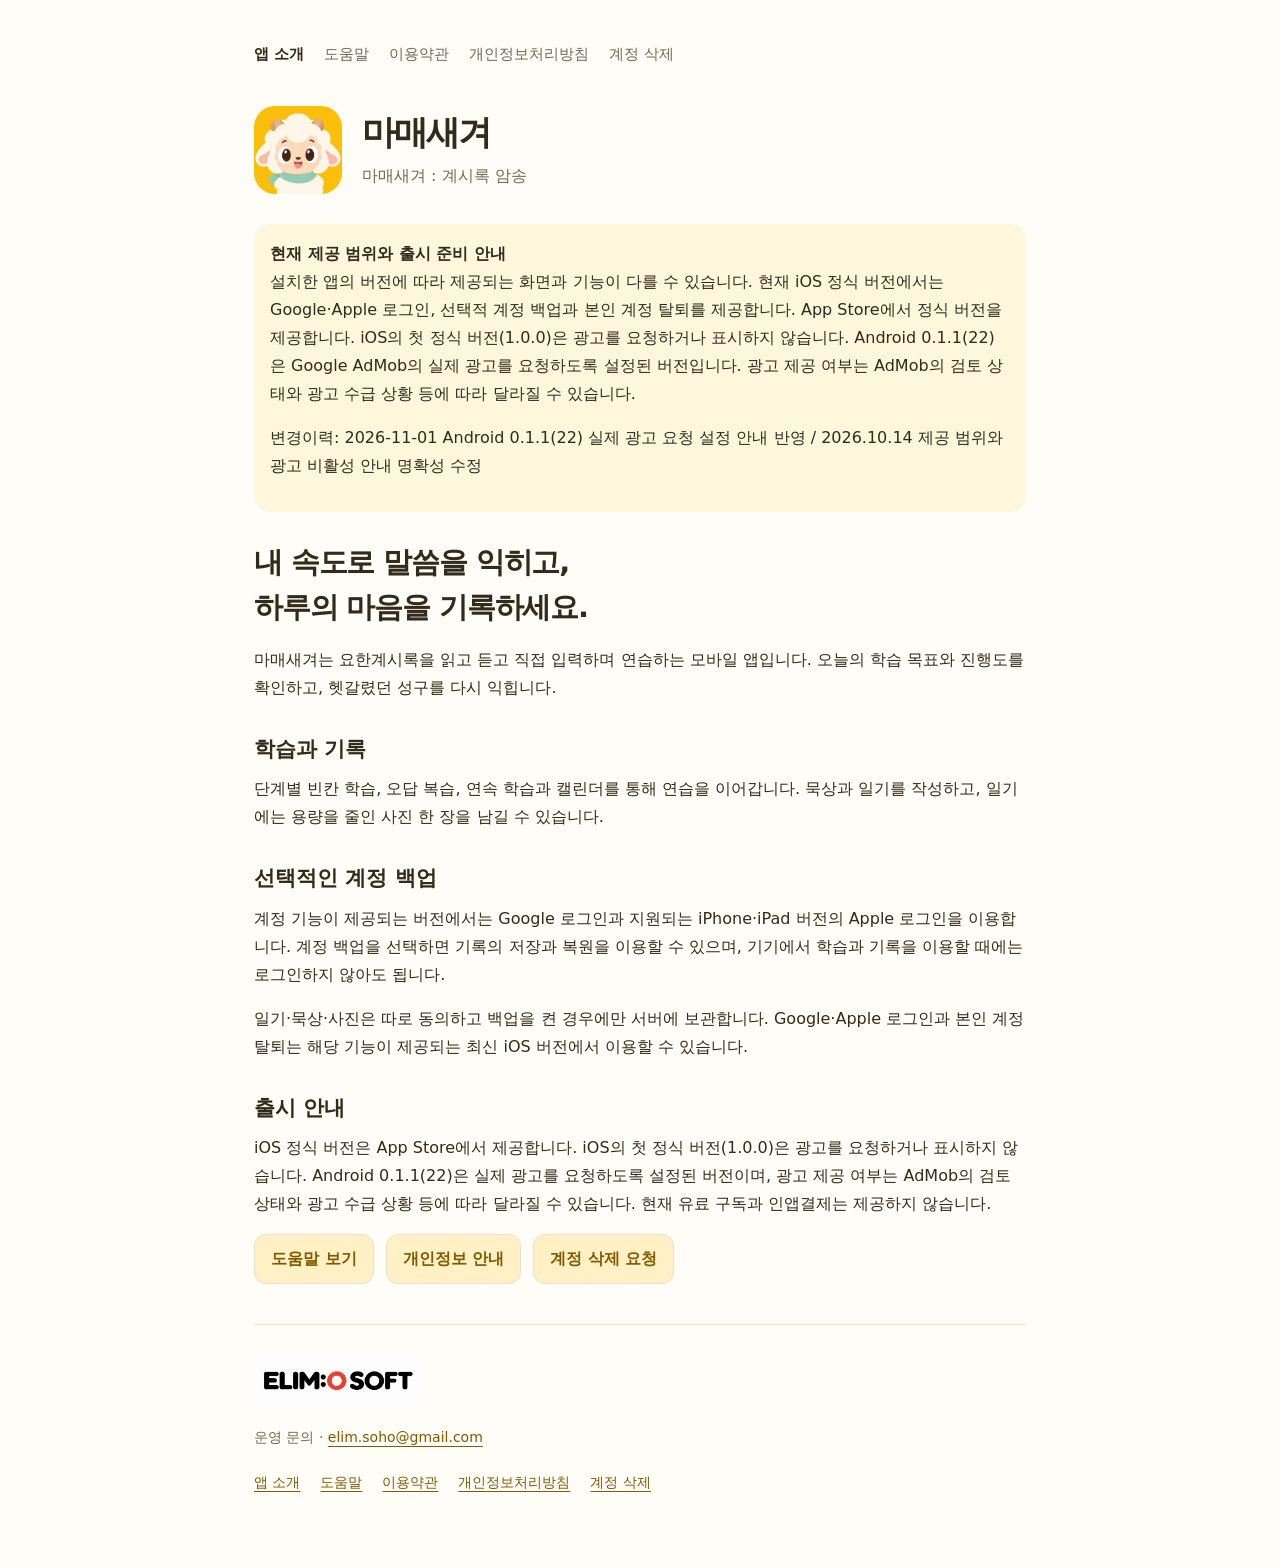
<file: index.html>
<!doctype html>
<html lang="ko"><head><meta charset="utf-8"><meta name="viewport" content="width=device-width,initial-scale=1"><meta name="robots" content="noindex,nofollow"><meta http-equiv="Content-Security-Policy" content="default-src &apos;none&apos;; style-src &apos;self&apos;; img-src &apos;self&apos;; base-uri &apos;none&apos;; form-action &apos;none&apos;"><title>마매새겨 · 계시록 암송</title><link rel="icon" type="image/png" href="assets/icon-512.png"><link rel="stylesheet" href="site.css"></head><body><main>
<a class="skip-link" href="#main-content">본문으로 이동</a>
<nav class="site-nav" aria-label="페이지 이동"><a href="index.html" aria-current="page">앱 소개</a>
  <a href="help.html">도움말</a>
  <a href="terms.html">이용약관</a>
  <a href="privacy.html">개인정보처리방침</a>
  <a href="delete-account.html">계정 삭제</a></nav>
<header id="main-content" tabindex="-1"><img src="assets/icon-512.png" alt="마맹이" width="88" height="88"><div><h1>마매새겨</h1><p>마매새겨 : 계시록 암송</p></div></header>
<aside class="note"><strong>현재 제공 범위와 출시 준비 안내</strong><p>설치한 앱의 버전에 따라 제공되는 화면과 기능이 다를 수 있습니다. 현재 iOS 정식 버전에서는 Google·Apple 로그인, 선택적 계정 백업과 본인 계정 탈퇴를 제공합니다. App Store에서 정식 버전을 제공합니다. iOS의 첫 정식 버전(1.0.0)은 광고를 요청하거나 표시하지 않습니다. Android 0.1.1(22)은 Google AdMob의 실제 광고를 요청하도록 설정된 버전입니다. 광고 제공 여부는 AdMob의 검토 상태와 광고 수급 상황 등에 따라 달라질 수 있습니다.</p><p class="document-status">변경이력: 2026-11-01 Android 0.1.1(22) 실제 광고 요청 설정 안내 반영 / 2026.10.14 제공 범위와 광고 비활성 안내 명확성 수정</p></aside>

<section><p class="lead">내 속도로 말씀을 익히고,<br>하루의 마음을 기록하세요.</p><p>마매새겨는 요한계시록을 읽고 듣고 직접 입력하며 연습하는 모바일 앱입니다. 오늘의 학습 목표와 진행도를 확인하고, 헷갈렸던 성구를 다시 익힙니다.</p></section>
<section><h2>학습과 기록</h2><p>단계별 빈칸 학습, 오답 복습, 연속 학습과 캘린더를 통해 연습을 이어갑니다. 묵상과 일기를 작성하고, 일기에는 용량을 줄인 사진 한 장을 남길 수 있습니다.</p></section>
<section><h2>선택적인 계정 백업</h2><p>계정 기능이 제공되는 버전에서는 Google 로그인과 지원되는 iPhone·iPad 버전의 Apple 로그인을 이용합니다. 계정 백업을 선택하면 기록의 저장과 복원을 이용할 수 있으며, 기기에서 학습과 기록을 이용할 때에는 로그인하지 않아도 됩니다.</p><p>일기·묵상·사진은 따로 동의하고 백업을 켠 경우에만 서버에 보관합니다. Google·Apple 로그인과 본인 계정 탈퇴는 해당 기능이 제공되는 최신 iOS 버전에서 이용할 수 있습니다.</p></section>
<section><h2>출시 안내</h2><p>iOS 정식 버전은 App Store에서 제공합니다. iOS의 첫 정식 버전(1.0.0)은 광고를 요청하거나 표시하지 않습니다. Android 0.1.1(22)은 실제 광고를 요청하도록 설정된 버전이며, 광고 제공 여부는 AdMob의 검토 상태와 광고 수급 상황 등에 따라 달라질 수 있습니다. 현재 유료 구독과 인앱결제는 제공하지 않습니다.</p><div class="actions"><a href="help.html">도움말 보기</a><a href="privacy.html">개인정보 안내</a><a href="delete-account.html">계정 삭제 요청</a></div></section>

<footer>
  <img class="operator-logo" src="assets/elim-o-soft-logo.png" alt="ELIM :O SOFT" width="176" height="56">
  <p>운영 문의 · <a href="mailto:elim.soho@gmail.com">elim.soho@gmail.com</a></p>
  <nav aria-label="하단 페이지 이동"><a href="index.html">앱 소개</a>
    <a href="help.html">도움말</a>
    <a href="terms.html">이용약관</a>
    <a href="privacy.html">개인정보처리방침</a>
    <a href="delete-account.html">계정 삭제</a></nav>
</footer></main></body></html>
</file>
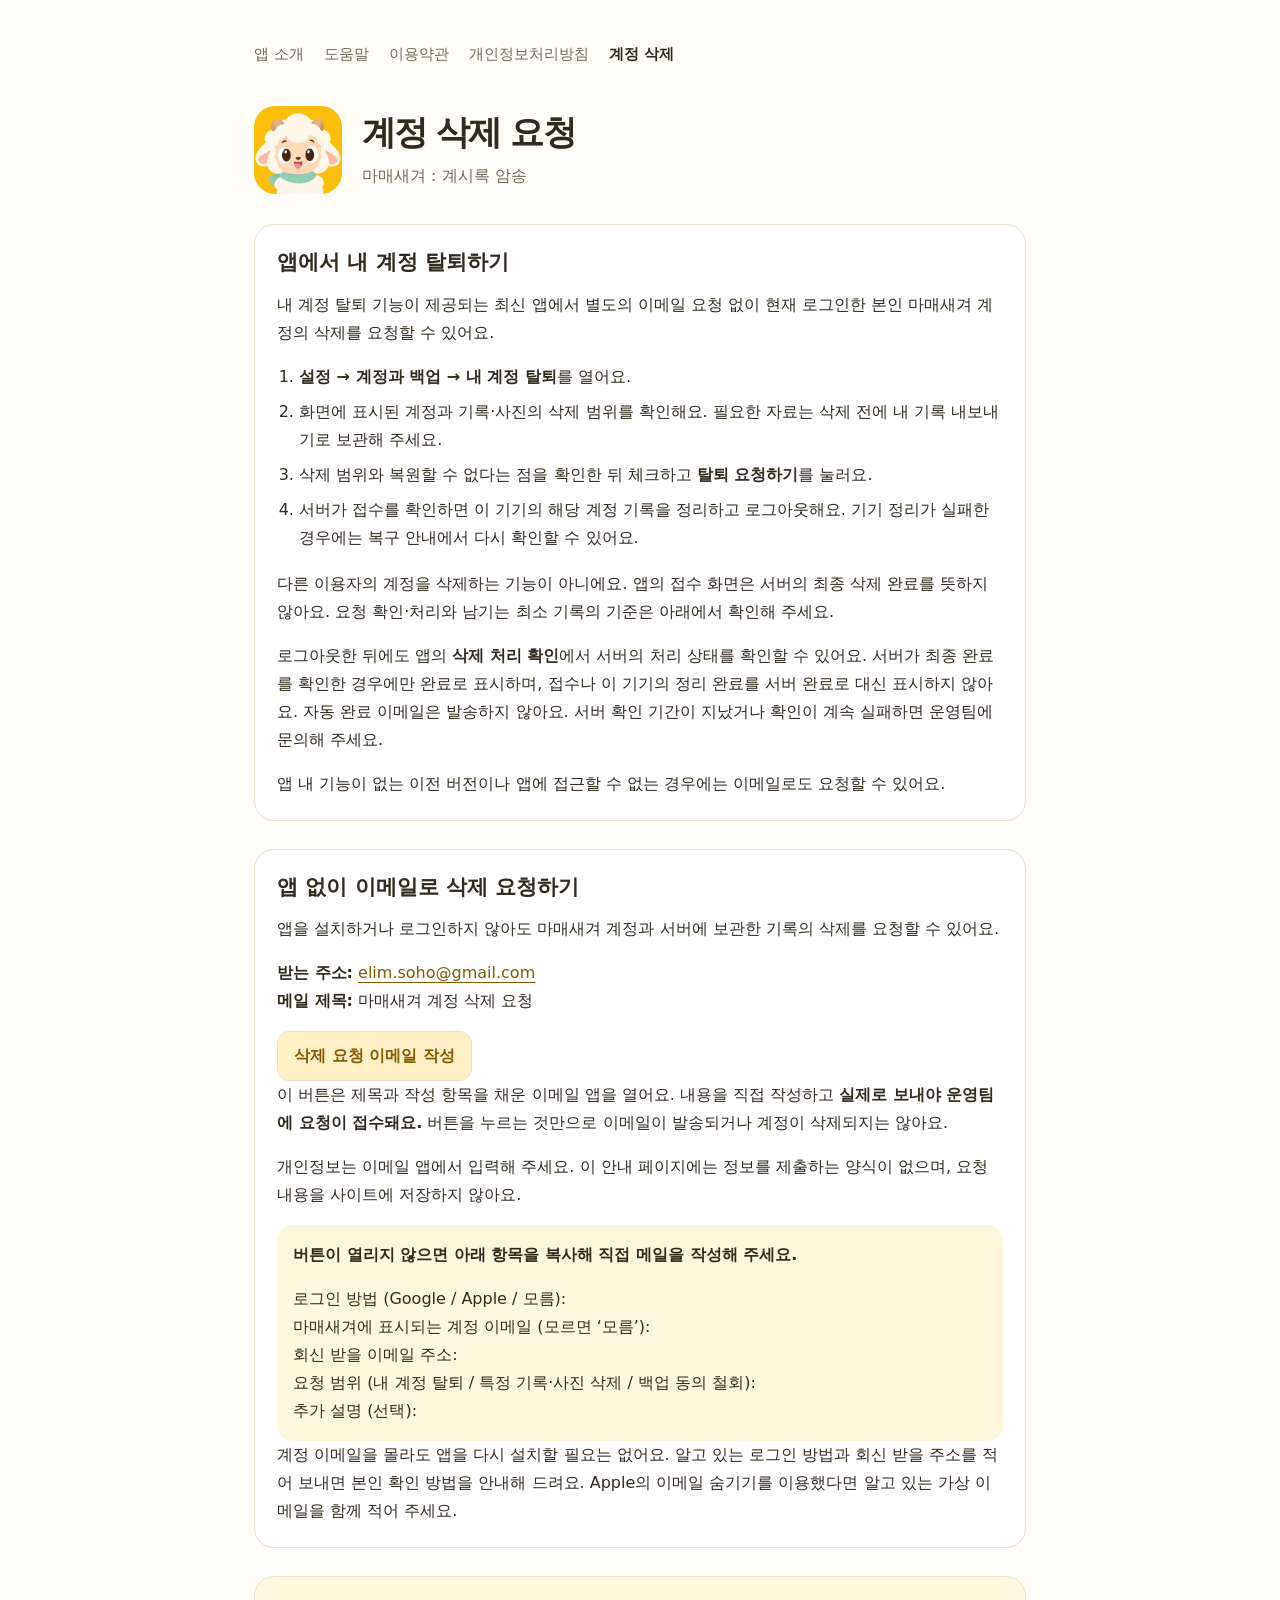
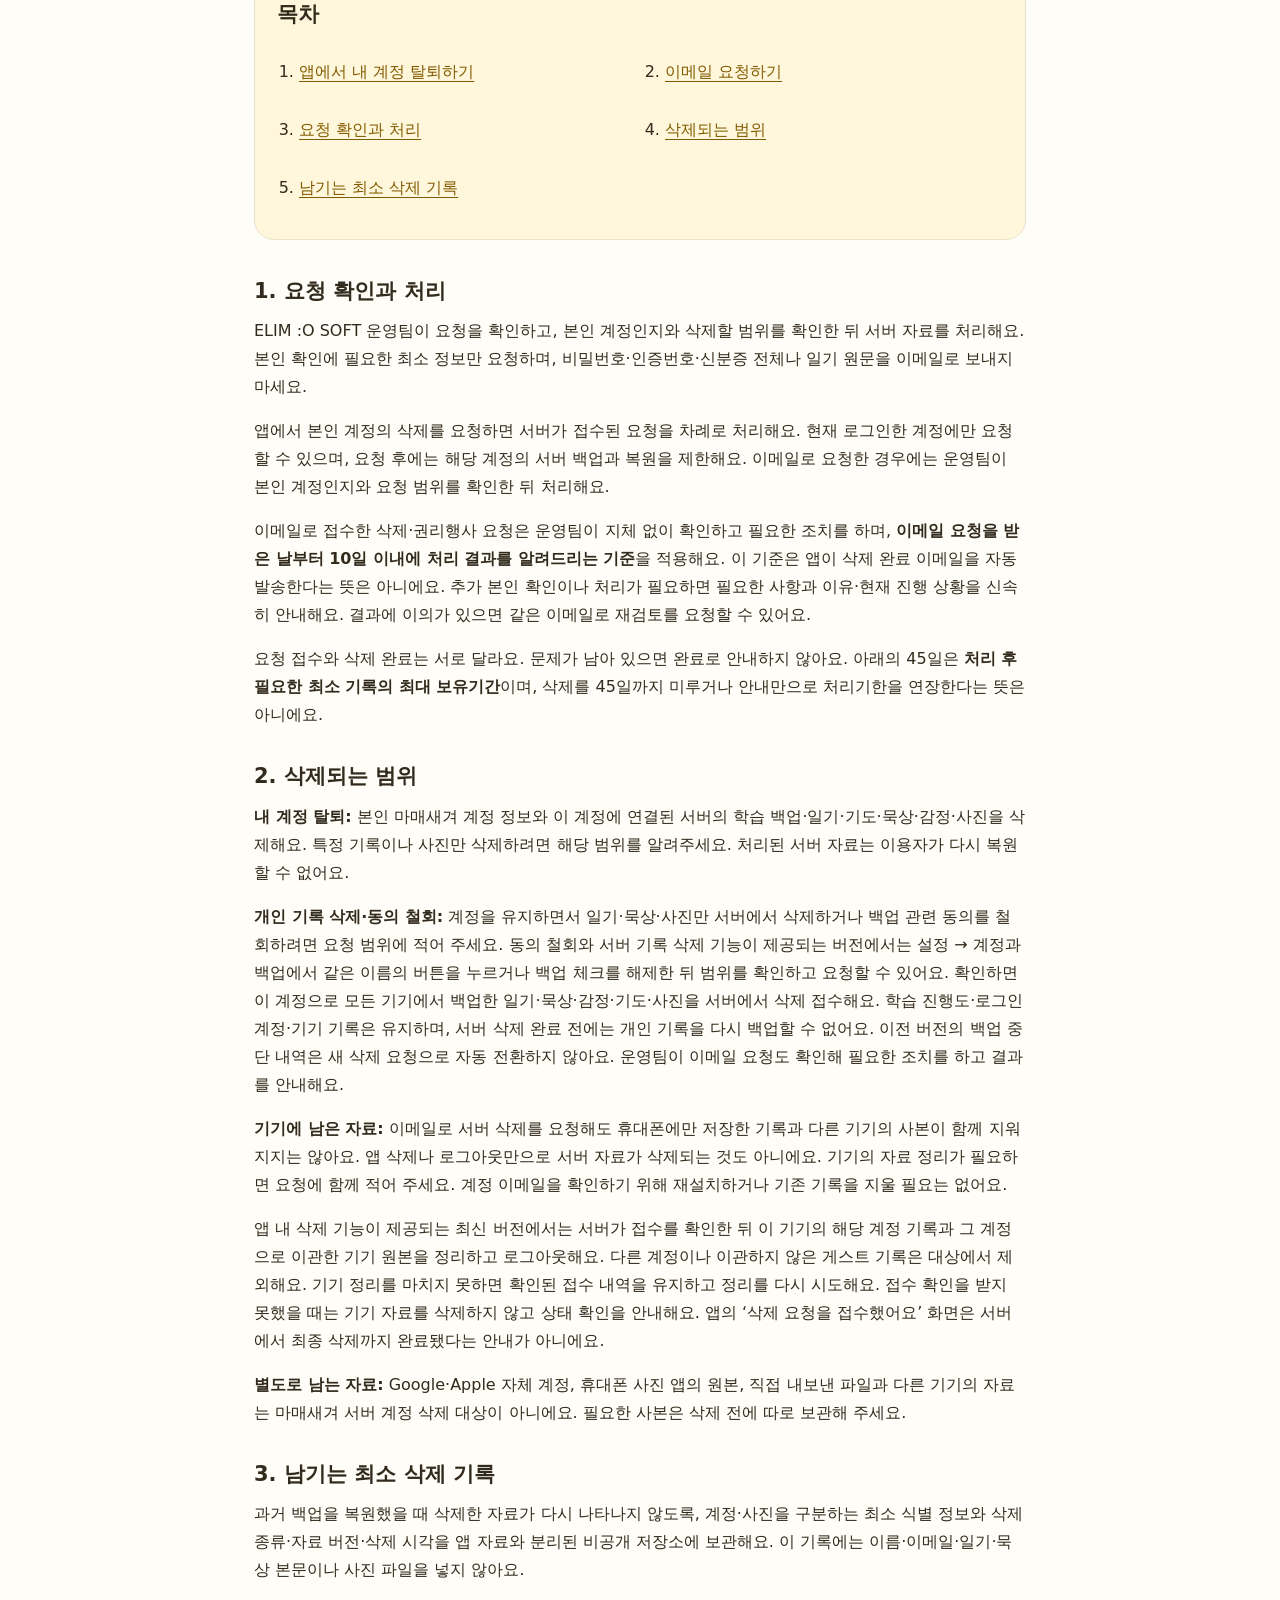
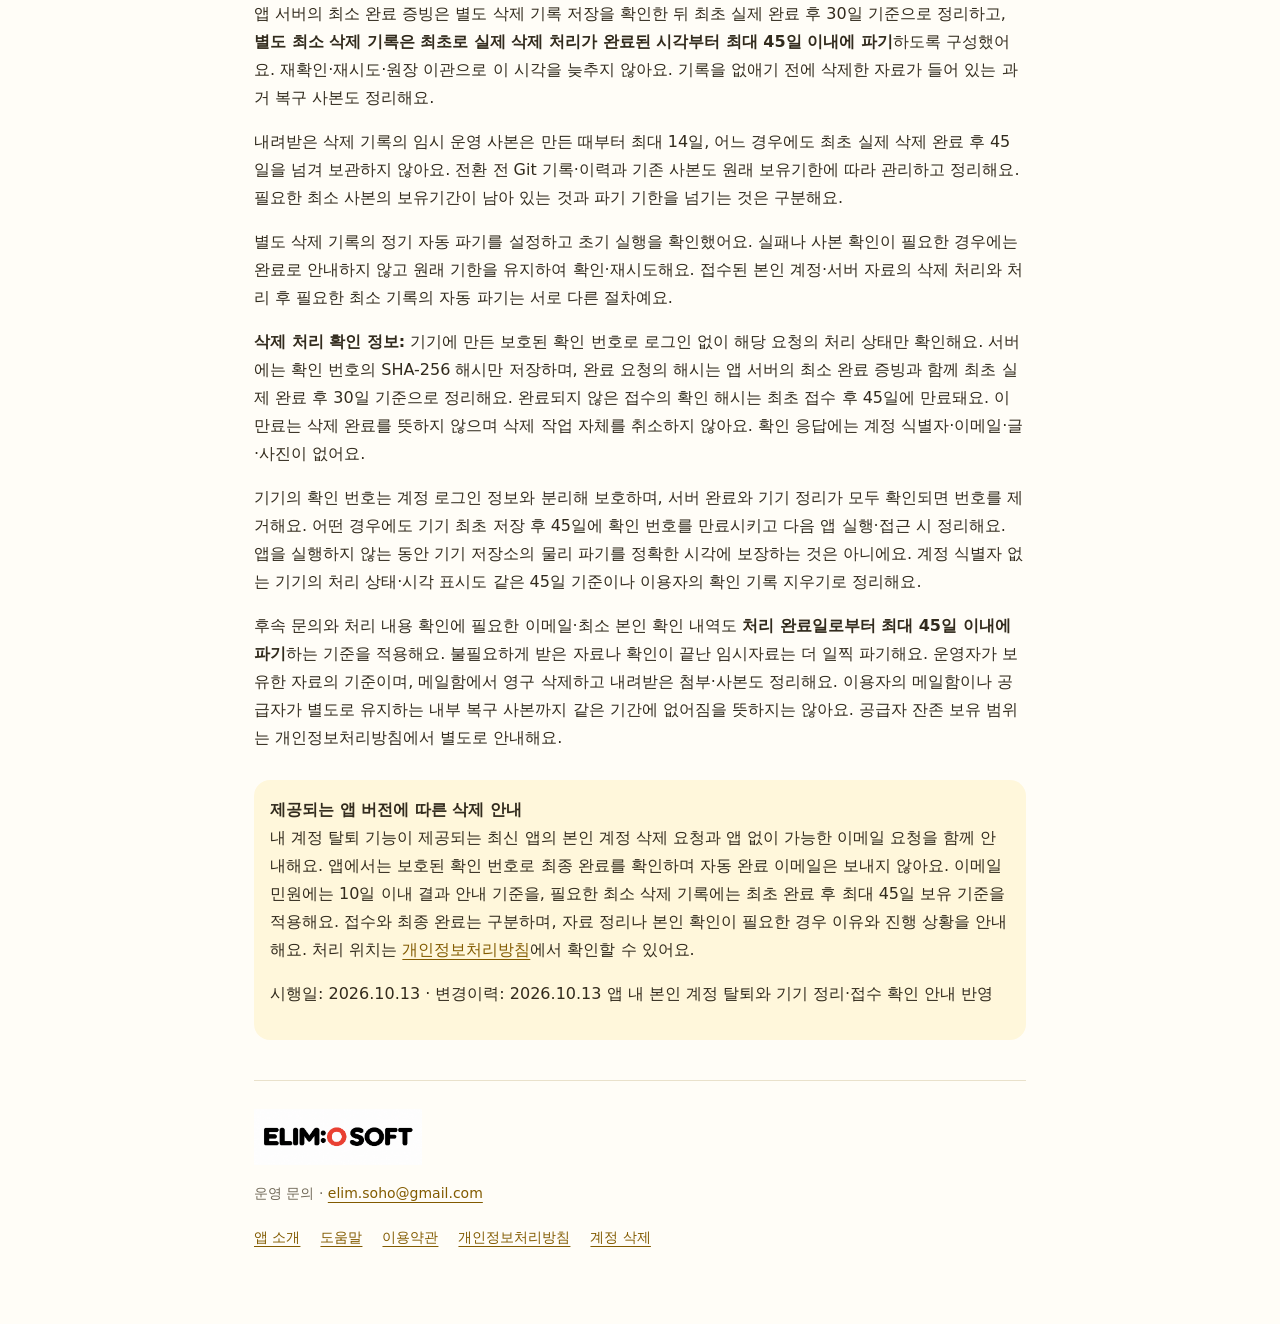
<file: delete-account.html>
<!doctype html>
<html lang="ko"><head><meta charset="utf-8"><meta name="viewport" content="width=device-width,initial-scale=1"><meta name="robots" content="noindex,nofollow"><meta http-equiv="Content-Security-Policy" content="default-src &apos;none&apos;; style-src &apos;self&apos;; img-src &apos;self&apos;; base-uri &apos;none&apos;; form-action &apos;none&apos;"><title>계정 삭제 요청 · 마매새겨</title><link rel="icon" type="image/png" href="assets/icon-512.png"><link rel="stylesheet" href="site.css"></head><body><main>
<a class="skip-link" href="#main-content">본문으로 이동</a>
<nav class="site-nav" aria-label="페이지 이동"><a href="index.html">앱 소개</a>
  <a href="help.html">도움말</a>
  <a href="terms.html">이용약관</a>
  <a href="privacy.html">개인정보처리방침</a>
  <a href="delete-account.html" aria-current="page">계정 삭제</a></nav>
<header id="main-content" tabindex="-1"><img src="assets/icon-512.png" alt="마맹이" width="88" height="88"><div><h1>계정 삭제 요청</h1><p>마매새겨 : 계시록 암송</p></div></header>
<!-- app-policy:start -->
<!-- app-account-deletion:start -->
<section id="app-request" class="overview" aria-label="앱에서 내 계정 삭제 요청하기"><h2>앱에서 내 계정 탈퇴하기</h2><p>내 계정 탈퇴 기능이 제공되는 최신 앱에서 별도의 이메일 요청 없이 현재 로그인한 본인 마매새겨 계정의 삭제를 요청할 수 있어요.</p><ol><li><strong>설정 → 계정과 백업 → 내 계정 탈퇴</strong>를 열어요.</li><li>화면에 표시된 계정과 기록·사진의 삭제 범위를 확인해요. 필요한 자료는 삭제 전에 내 기록 내보내기로 보관해 주세요.</li><li>삭제 범위와 복원할 수 없다는 점을 확인한 뒤 체크하고 <strong>탈퇴 요청하기</strong>를 눌러요.</li><li>서버가 접수를 확인하면 이 기기의 해당 계정 기록을 정리하고 로그아웃해요. 기기 정리가 실패한 경우에는 복구 안내에서 다시 확인할 수 있어요.</li></ol><p>다른 이용자의 계정을 삭제하는 기능이 아니에요. 앱의 접수 화면은 서버의 최종 삭제 완료를 뜻하지 않아요. 요청 확인·처리와 남기는 최소 기록의 기준은 아래에서 확인해 주세요.</p><p>로그아웃한 뒤에도 앱의 <strong>삭제 처리 확인</strong>에서 서버의 처리 상태를 확인할 수 있어요. 서버가 최종 완료를 확인한 경우에만 완료로 표시하며, 접수나 이 기기의 정리 완료를 서버 완료로 대신 표시하지 않아요. 자동 완료 이메일은 발송하지 않아요. 서버 확인 기간이 지났거나 확인이 계속 실패하면 운영팀에 문의해 주세요.</p><p>앱 내 기능이 없는 이전 버전이나 앱에 접근할 수 없는 경우에는 이메일로도 요청할 수 있어요.</p></section>
<section id="request" class="overview" aria-label="이메일로 계정 삭제 요청하기">
<!-- app-account-deletion:disabled -->
<!--
<section id="request" class="overview" aria-label="이메일로 계정 삭제 요청하기">
-->
<!-- app-account-deletion:end -->
  <h2>앱 없이 이메일로 삭제 요청하기</h2>
  <p>앱을 설치하거나 로그인하지 않아도 마매새겨 계정과 서버에 보관한 기록의 삭제를 요청할 수 있어요.</p>
  <p><strong>받는 주소:</strong> <a href="mailto:elim.soho@gmail.com">elim.soho@gmail.com</a><br><strong>메일 제목:</strong> 마매새겨 계정 삭제 요청</p>
  <div class="actions"><a href="mailto:elim.soho@gmail.com?subject=%EB%A7%88%EB%A7%A4%EC%83%88%EA%B2%A8%20%EA%B3%84%EC%A0%95%20%EC%82%AD%EC%A0%9C%20%EC%9A%94%EC%B2%AD&amp;body=%EB%A1%9C%EA%B7%B8%EC%9D%B8%20%EB%B0%A9%EB%B2%95%20(Google%20%2F%20Apple%20%2F%20%EB%AA%A8%EB%A6%84)%3A%0A%EB%A7%88%EB%A7%A4%EC%83%88%EA%B2%A8%EC%97%90%20%ED%91%9C%EC%8B%9C%EB%90%98%EB%8A%94%20%EA%B3%84%EC%A0%95%20%EC%9D%B4%EB%A9%94%EC%9D%BC%20(%EB%AA%A8%EB%A5%B4%EB%A9%B4%20%27%EB%AA%A8%EB%A6%84%27)%3A%0A%ED%9A%8C%EC%8B%A0%20%EB%B0%9B%EC%9D%84%20%EC%9D%B4%EB%A9%94%EC%9D%BC%20%EC%A3%BC%EC%86%8C%3A%0A%EC%9A%94%EC%B2%AD%20%EB%B2%94%EC%9C%84%20(%EB%82%B4%20%EA%B3%84%EC%A0%95%20%ED%83%88%ED%87%B4%20%2F%20%ED%8A%B9%EC%A0%95%20%EA%B8%B0%EB%A1%9D%C2%B7%EC%82%AC%EC%A7%84%20%EC%82%AD%EC%A0%9C%20%2F%20%EB%B0%B1%EC%97%85%20%EB%8F%99%EC%9D%98%20%EC%B2%A0%ED%9A%8C)%3A%0A%EC%B6%94%EA%B0%80%20%EC%84%A4%EB%AA%85%20(%EC%84%A0%ED%83%9D)%3A">삭제 요청 이메일 작성</a></div>
  <p>이 버튼은 제목과 작성 항목을 채운 이메일 앱을 열어요. 내용을 직접 작성하고 <strong>실제로 보내야 운영팀에 요청이 접수돼요.</strong> 버튼을 누르는 것만으로 이메일이 발송되거나 계정이 삭제되지는 않아요.</p>
  <p>개인정보는 이메일 앱에서 입력해 주세요. 이 안내 페이지에는 정보를 제출하는 양식이 없으며, 요청 내용을 사이트에 저장하지 않아요.</p>
  <div class="note"><p><strong>버튼이 열리지 않으면 아래 항목을 복사해 직접 메일을 작성해 주세요.</strong></p><p>로그인 방법 (Google / Apple / 모름):<br>마매새겨에 표시되는 계정 이메일 (모르면 ‘모름’):<br>회신 받을 이메일 주소:<br>요청 범위 (내 계정 탈퇴 / 특정 기록·사진 삭제 / 백업 동의 철회):<br>추가 설명 (선택):</p></div>
  <p>계정 이메일을 몰라도 앱을 다시 설치할 필요는 없어요. 알고 있는 로그인 방법과 회신 받을 주소를 적어 보내면 본인 확인 방법을 안내해 드려요. Apple의 이메일 숨기기를 이용했다면 알고 있는 가상 이메일을 함께 적어 주세요.</p>
</section>
<!-- app-account-deletion:start -->
<nav class="contents" aria-label="이 페이지 목차"><h2>목차</h2><ol><li><a href="#app-request">앱에서 내 계정 탈퇴하기</a></li><li><a href="#request">이메일 요청하기</a></li><li><a href="#process">요청 확인과 처리</a></li><li><a href="#scope">삭제되는 범위</a></li><li><a href="#retention">남기는 최소 삭제 기록</a></li></ol></nav>
<!-- app-account-deletion:disabled -->
<!--
<nav class="contents" aria-label="이 페이지 목차"><h2>목차</h2><ol><li><a href="#request">이메일 요청하기</a></li><li><a href="#process">요청 확인과 처리</a></li><li><a href="#scope">삭제되는 범위</a></li><li><a href="#retention">남기는 최소 삭제 기록</a></li></ol></nav>
-->
<!-- app-account-deletion:end -->

<section id="process"><h2>1. 요청 확인과 처리</h2><p>ELIM :O SOFT 운영팀이 요청을 확인하고, 본인 계정인지와 삭제할 범위를 확인한 뒤 서버 자료를 처리해요. 본인 확인에 필요한 최소 정보만 요청하며, 비밀번호·인증번호·신분증 전체나 일기 원문을 이메일로 보내지 마세요.</p><!-- app-account-deletion:start -->
<p>앱에서 본인 계정의 삭제를 요청하면 서버가 접수된 요청을 차례로 처리해요. 현재 로그인한 계정에만 요청할 수 있으며, 요청 후에는 해당 계정의 서버 백업과 복원을 제한해요. 이메일로 요청한 경우에는 운영팀이 본인 계정인지와 요청 범위를 확인한 뒤 처리해요.</p>
<!-- app-account-deletion:disabled -->
<!--
<p>현재 앱의 내 계정 자동 탈퇴 기능은 활성화하지 않았어요. 이메일로 삭제를 요청하면 운영팀이 본인 계정인지와 요청 범위를 확인한 뒤 처리해요.</p>
-->
<!-- app-account-deletion:end --><p>이메일로 접수한 삭제·권리행사 요청은 운영팀이 지체 없이 확인하고 필요한 조치를 하며, <strong>이메일 요청을 받은 날부터 10일 이내에 처리 결과를 알려드리는 기준</strong>을 적용해요. 이 기준은 앱이 삭제 완료 이메일을 자동 발송한다는 뜻은 아니에요. 추가 본인 확인이나 처리가 필요하면 필요한 사항과 이유·현재 진행 상황을 신속히 안내해요. 결과에 이의가 있으면 같은 이메일로 재검토를 요청할 수 있어요.</p><p>요청 접수와 삭제 완료는 서로 달라요. 문제가 남아 있으면 완료로 안내하지 않아요. 아래의 45일은 <strong>처리 후 필요한 최소 기록의 최대 보유기간</strong>이며, 삭제를 45일까지 미루거나 안내만으로 처리기한을 연장한다는 뜻은 아니에요.</p></section>
<section id="scope"><h2>2. 삭제되는 범위</h2><p><strong>내 계정 탈퇴:</strong> 본인 마매새겨 계정 정보와 이 계정에 연결된 서버의 학습 백업·일기·기도·묵상·감정·사진을 삭제해요. 특정 기록이나 사진만 삭제하려면 해당 범위를 알려주세요. 처리된 서버 자료는 이용자가 다시 복원할 수 없어요.</p><p><strong>개인 기록 삭제·동의 철회:</strong> 계정을 유지하면서 일기·묵상·사진만 서버에서 삭제하거나 백업 관련 동의를 철회하려면 요청 범위에 적어 주세요. 동의 철회와 서버 기록 삭제 기능이 제공되는 버전에서는 설정 → 계정과 백업에서 같은 이름의 버튼을 누르거나 백업 체크를 해제한 뒤 범위를 확인하고 요청할 수 있어요. 확인하면 이 계정으로 모든 기기에서 백업한 일기·묵상·감정·기도·사진을 서버에서 삭제 접수해요. 학습 진행도·로그인 계정·기기 기록은 유지하며, 서버 삭제 완료 전에는 개인 기록을 다시 백업할 수 없어요. 이전 버전의 백업 중단 내역은 새 삭제 요청으로 자동 전환하지 않아요. 운영팀이 이메일 요청도 확인해 필요한 조치를 하고 결과를 안내해요.</p><p><strong>기기에 남은 자료:</strong> 이메일로 서버 삭제를 요청해도 휴대폰에만 저장한 기록과 다른 기기의 사본이 함께 지워지지는 않아요. 앱 삭제나 로그아웃만으로 서버 자료가 삭제되는 것도 아니에요. 기기의 자료 정리가 필요하면 요청에 함께 적어 주세요. 계정 이메일을 확인하기 위해 재설치하거나 기존 기록을 지울 필요는 없어요.</p><!-- app-account-deletion:start -->
<p>앱 내 삭제 기능이 제공되는 최신 버전에서는 서버가 접수를 확인한 뒤 이 기기의 해당 계정 기록과 그 계정으로 이관한 기기 원본을 정리하고 로그아웃해요. 다른 계정이나 이관하지 않은 게스트 기록은 대상에서 제외해요. 기기 정리를 마치지 못하면 확인된 접수 내역을 유지하고 정리를 다시 시도해요. 접수 확인을 받지 못했을 때는 기기 자료를 삭제하지 않고 상태 확인을 안내해요. 앱의 ‘삭제 요청을 접수했어요’ 화면은 서버에서 최종 삭제까지 완료됐다는 안내가 아니에요.</p>
<!-- app-account-deletion:disabled -->
<!--
<p>앱 내 삭제 기능이 제공되는 버전에서는 <strong>설정 → 계정과 백업 → 내 계정 탈퇴</strong>에서 계정과 범위를 확인하고 요청해요. 서버가 접수를 확인한 뒤 이 기기의 해당 계정 기록과 계정으로 이관한 기기 원본을 정리하고 로그아웃하도록 준비했어요. 다른 계정이나 이관하지 않은 기기 기록은 대상에서 제외해요. 앱의 ‘삭제 요청을 접수했어요’ 화면은 서버에서 최종 삭제까지 완료됐다는 안내가 아니에요.</p>
-->
<!-- app-account-deletion:end --><p><strong>별도로 남는 자료:</strong> Google·Apple 자체 계정, 휴대폰 사진 앱의 원본, 직접 내보낸 파일과 다른 기기의 자료는 마매새겨 서버 계정 삭제 대상이 아니에요. 필요한 사본은 삭제 전에 따로 보관해 주세요.</p></section>
<section id="retention"><h2>3. 남기는 최소 삭제 기록</h2><p>과거 백업을 복원했을 때 삭제한 자료가 다시 나타나지 않도록, 계정·사진을 구분하는 최소 식별 정보와 삭제 종류·자료 버전·삭제 시각을 앱 자료와 분리된 비공개 저장소에 보관해요. 이 기록에는 이름·이메일·일기·묵상 본문이나 사진 파일을 넣지 않아요.</p><p>앱 서버의 최소 완료 증빙은 별도 삭제 기록 저장을 확인한 뒤 최초 실제 완료 후 30일 기준으로 정리하고, <strong>별도 최소 삭제 기록은 최초로 실제 삭제 처리가 완료된 시각부터 최대 45일 이내에 파기</strong>하도록 구성했어요. 재확인·재시도·원장 이관으로 이 시각을 늦추지 않아요. 기록을 없애기 전에 삭제한 자료가 들어 있는 과거 복구 사본도 정리해요.</p><p>내려받은 삭제 기록의 임시 운영 사본은 만든 때부터 최대 14일, 어느 경우에도 최초 실제 삭제 완료 후 45일을 넘겨 보관하지 않아요. 전환 전 Git 기록·이력과 기존 사본도 원래 보유기한에 따라 관리하고 정리해요. 필요한 최소 사본의 보유기간이 남아 있는 것과 파기 기한을 넘기는 것은 구분해요.</p><!-- app-account-deletion:start -->
<p>별도 삭제 기록의 정기 자동 파기를 설정하고 초기 실행을 확인했어요. 실패나 사본 확인이 필요한 경우에는 완료로 안내하지 않고 원래 기한을 유지하여 확인·재시도해요. 접수된 본인 계정·서버 자료의 삭제 처리와 처리 후 필요한 최소 기록의 자동 파기는 서로 다른 절차예요.</p><p><strong>삭제 처리 확인 정보:</strong> 기기에 만든 보호된 확인 번호로 로그인 없이 해당 요청의 처리 상태만 확인해요. 서버에는 확인 번호의 SHA-256 해시만 저장하며, 완료 요청의 해시는 앱 서버의 최소 완료 증빙과 함께 최초 실제 완료 후 30일 기준으로 정리해요. 완료되지 않은 접수의 확인 해시는 최초 접수 후 45일에 만료돼요. 이 만료는 삭제 완료를 뜻하지 않으며 삭제 작업 자체를 취소하지 않아요. 확인 응답에는 계정 식별자·이메일·글·사진이 없어요.</p><p>기기의 확인 번호는 계정 로그인 정보와 분리해 보호하며, 서버 완료와 기기 정리가 모두 확인되면 번호를 제거해요. 어떤 경우에도 기기 최초 저장 후 45일에 확인 번호를 만료시키고 다음 앱 실행·접근 시 정리해요. 앱을 실행하지 않는 동안 기기 저장소의 물리 파기를 정확한 시각에 보장하는 것은 아니에요. 계정 식별자 없는 기기의 처리 상태·시각 표시도 같은 45일 기준이나 이용자의 확인 기록 지우기로 정리해요.</p>
<!-- app-account-deletion:disabled -->
<!--
<p>별도 삭제 기록의 정기 자동 파기를 설정하고 초기 실행을 확인했어요. 실패나 사본 확인이 필요한 경우에는 완료로 안내하지 않고 원래 기한을 유지하여 확인·재시도해요. 이 자동 정리는 현재 활성화하지 않은 앱의 내 계정 자동 탈퇴 기능과 별개예요.</p>
-->
<!-- app-account-deletion:end --><p>후속 문의와 처리 내용 확인에 필요한 이메일·최소 본인 확인 내역도 <strong>처리 완료일로부터 최대 45일 이내에 파기</strong>하는 기준을 적용해요. 불필요하게 받은 자료나 확인이 끝난 임시자료는 더 일찍 파기해요. 운영자가 보유한 자료의 기준이며, 메일함에서 영구 삭제하고 내려받은 첨부·사본도 정리해요. 이용자의 메일함이나 공급자가 별도로 유지하는 내부 복구 사본까지 같은 기간에 없어짐을 뜻하지는 않아요. 공급자 잔존 보유 범위는 개인정보처리방침에서 별도로 안내해요.</p></section>
<!-- app-account-deletion:start -->
<aside class="note"><strong>제공되는 앱 버전에 따른 삭제 안내</strong><p>내 계정 탈퇴 기능이 제공되는 최신 앱의 본인 계정 삭제 요청과 앱 없이 가능한 이메일 요청을 함께 안내해요. 앱에서는 보호된 확인 번호로 최종 완료를 확인하며 자동 완료 이메일은 보내지 않아요. 이메일 민원에는 10일 이내 결과 안내 기준을, 필요한 최소 삭제 기록에는 최초 완료 후 최대 45일 보유 기준을 적용해요. 접수와 최종 완료는 구분하며, 자료 정리나 본인 확인이 필요한 경우 이유와 진행 상황을 안내해요. 처리 위치는 <a href="privacy.html#processors">개인정보처리방침</a>에서 확인할 수 있어요.</p><p class="document-status">시행일: 2026.10.13 · 변경이력: 2026.10.13 앱 내 본인 계정 탈퇴와 기기 정리·접수 확인 안내 반영</p></aside>
<!-- app-account-deletion:disabled -->
<!--
<aside class="note"><strong>현재 제공되는 서비스의 삭제 안내</strong><p>이메일 접수와 10일 결과 안내, 최초 완료 후 최대 45일 보유 기준을 적용해요. 별도 삭제 기록 저장소 전환과 자동 파기의 초기 실행을 확인했어요. 앱의 내 계정 자동 탈퇴 기능은 활성화하지 않았고, Apple 로그인은 실제 iPhone·iPad에서의 최종 시험이 남아 있어요. 처리 위치와 확인 범위는 <a href="privacy.html#processors">개인정보처리방침</a>에서 확인할 수 있어요.</p><p class="document-status">시행일: 2026.10.13 · 변경이력: 2026.10.13 현재 제공 범위와 삭제 기록의 보유·파기 기준 반영</p></aside>
-->
<!-- app-account-deletion:end -->

<!-- app-policy:end -->

<footer>
  <img class="operator-logo" src="assets/elim-o-soft-logo.png" alt="ELIM :O SOFT" width="176" height="56">
  <p>운영 문의 · <a href="mailto:elim.soho@gmail.com">elim.soho@gmail.com</a></p>
  <nav aria-label="하단 페이지 이동"><a href="index.html">앱 소개</a>
    <a href="help.html">도움말</a>
    <a href="terms.html">이용약관</a>
    <a href="privacy.html">개인정보처리방침</a>
    <a href="delete-account.html">계정 삭제</a></nav>
</footer></main></body></html>
</file>
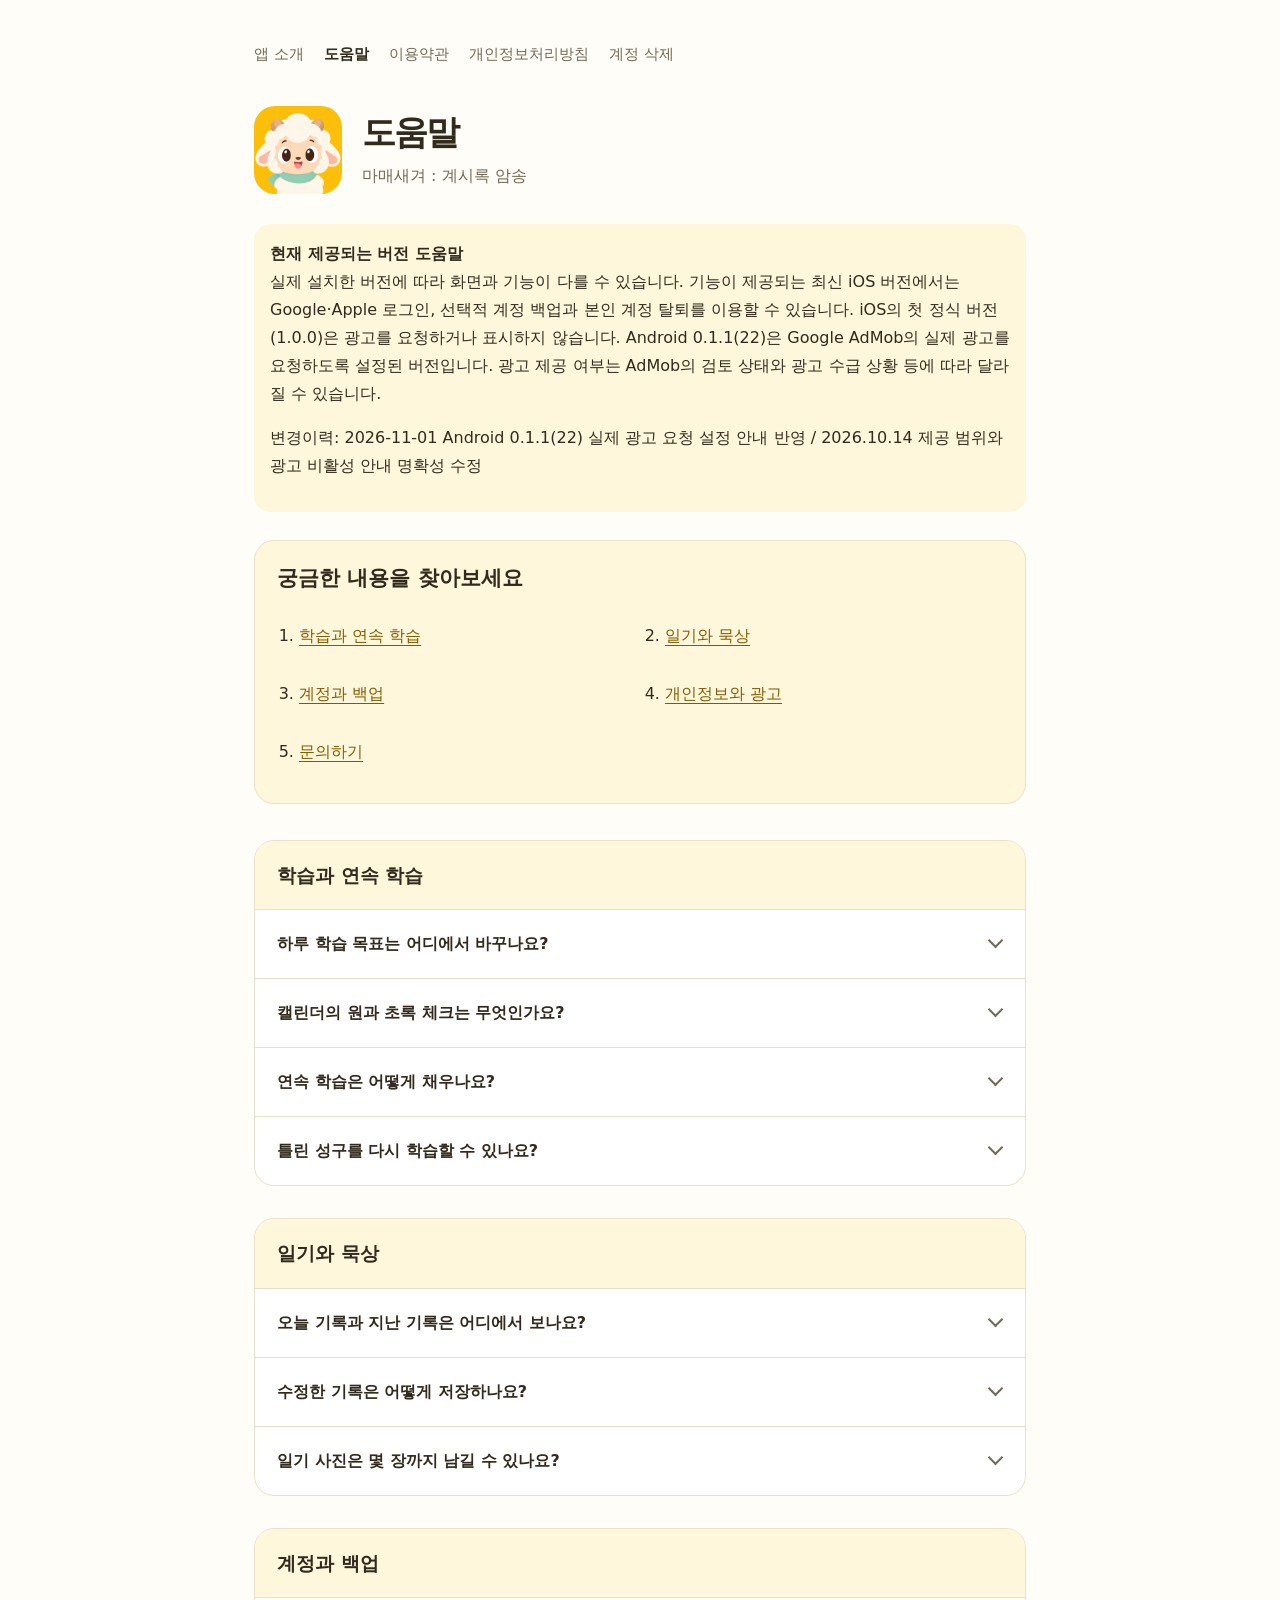
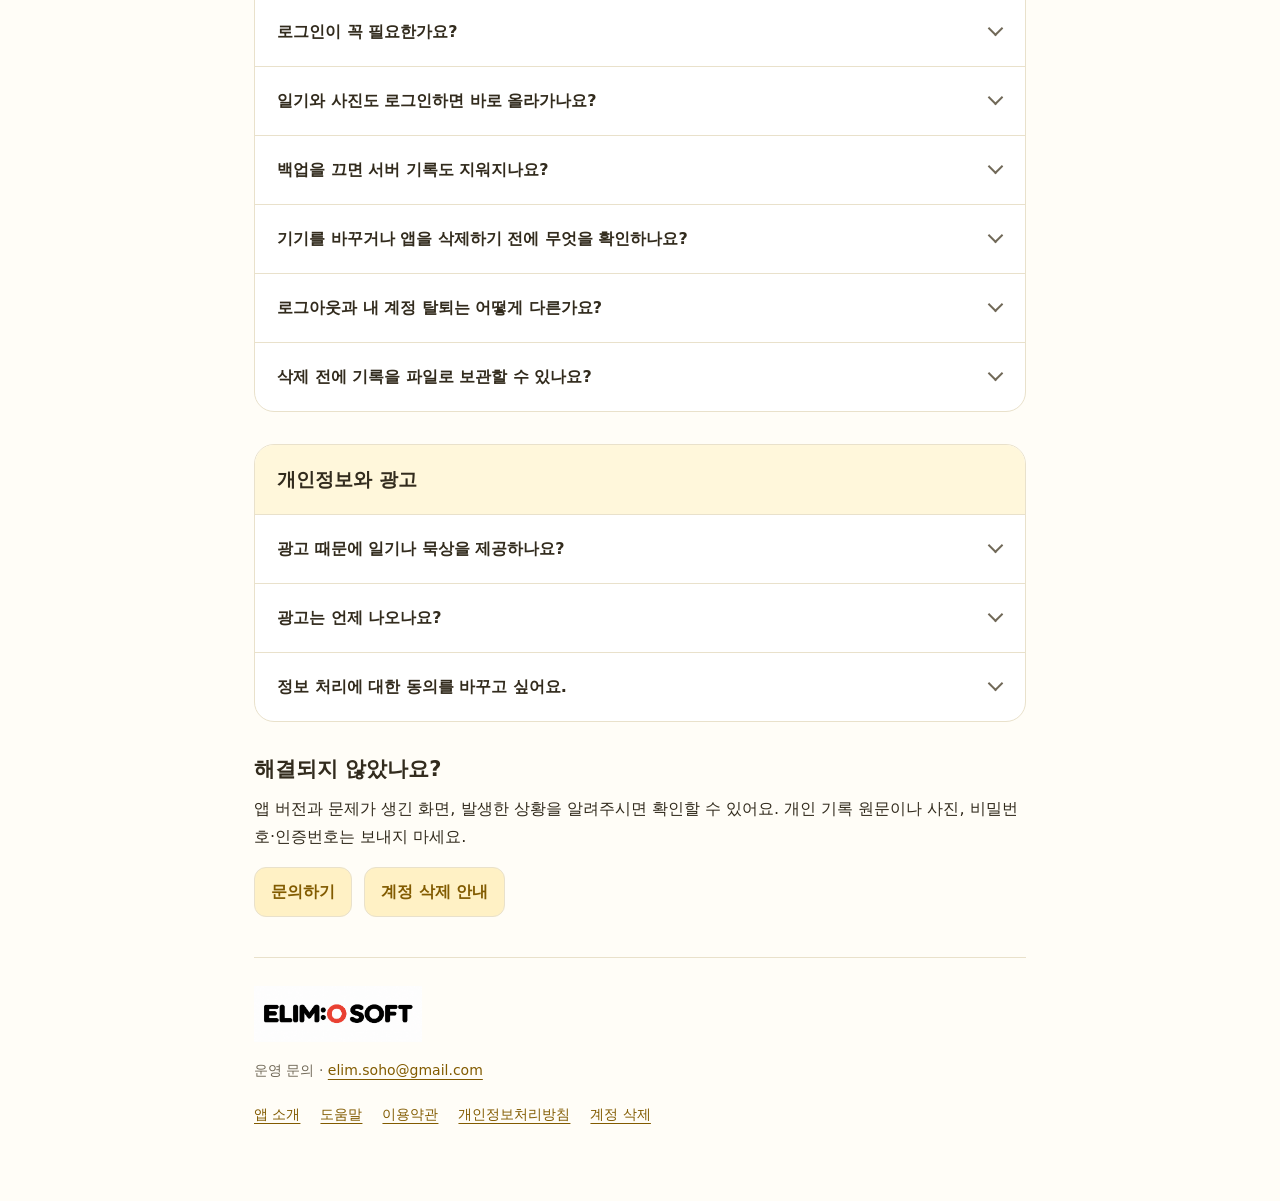
<file: help.html>
<!doctype html>
<html lang="ko">
<head>
  <meta charset="utf-8">
  <meta name="viewport" content="width=device-width,initial-scale=1">
  <meta name="robots" content="noindex,nofollow">
  <meta http-equiv="Content-Security-Policy" content="default-src &apos;none&apos;; style-src &apos;self&apos;; img-src &apos;self&apos;; base-uri &apos;none&apos;; form-action &apos;none&apos;">
  <title>도움말 · 마매새겨</title>
  <link rel="icon" type="image/png" href="assets/icon-512.png"><link rel="stylesheet" href="site.css">
</head>
<body>
<main>
  <a class="skip-link" href="#main-content">본문으로 이동</a>
  <nav class="site-nav" aria-label="페이지 이동">
    <a href="index.html">앱 소개</a>
    <a href="help.html" aria-current="page">도움말</a>
    <a href="terms.html">이용약관</a>
    <a href="privacy.html">개인정보처리방침</a>
    <a href="delete-account.html">계정 삭제</a>
  </nav>
  <header id="main-content" tabindex="-1">
    <img src="assets/icon-512.png" alt="마맹이" width="88" height="88">
    <div><h1>도움말</h1><p>마매새겨 : 계시록 암송</p></div>
  </header>
  <aside class="note">
    <strong>현재 제공되는 버전 도움말</strong>
    <p>실제 설치한 버전에 따라 화면과 기능이 다를 수 있습니다. 기능이 제공되는 최신 iOS 버전에서는 Google·Apple 로그인, 선택적 계정 백업과 본인 계정 탈퇴를 이용할 수 있습니다. iOS의 첫 정식 버전(1.0.0)은 광고를 요청하거나 표시하지 않습니다. Android 0.1.1(22)은 Google AdMob의 실제 광고를 요청하도록 설정된 버전입니다. 광고 제공 여부는 AdMob의 검토 상태와 광고 수급 상황 등에 따라 달라질 수 있습니다.</p>
    <p class="document-status">변경이력: 2026-11-01 Android 0.1.1(22) 실제 광고 요청 설정 안내 반영 / 2026.10.14 제공 범위와 광고 비활성 안내 명확성 수정</p>
  </aside>
  <nav class="contents" aria-label="이 페이지 목차">
    <h2>궁금한 내용을 찾아보세요</h2>
    <ol>
      <li><a href="#learning">학습과 연속 학습</a></li>
      <li><a href="#writing">일기와 묵상</a></li>
      <li><a href="#account">계정과 백업</a></li>
      <li><a href="#ads">개인정보와 광고</a></li>
      <li><a href="#contact">문의하기</a></li>
    </ol>
  </nav>

  <section class="faq-group" id="learning" aria-labelledby="learning-heading">
    <h2 id="learning-heading">학습과 연속 학습</h2>
    <details>
      <summary>하루 학습 목표는 어디에서 바꾸나요?</summary>
      <div class="faq-answer"><p>메인 화면의 하루 학습 목표를 눌러 원하는 성구 수를 선택하세요. 효과음과 진동은 설정의 학습 항목에서 조절할 수 있어요.</p></div>
    </details>
    <details>
      <summary>캘린더의 원과 초록 체크는 무엇인가요?</summary>
      <div class="faq-answer"><p>목표 중 일부 성구를 완료한 날에는 테두리 원을, 설정한 하루 목표를 달성한 날에는 초록 체크를 표시해요. 같은 성구를 반복하거나 여러 단계를 학습해도 하루 목표에서는 한 절로 계산해요.</p><p>현재 버전에서는 목표를 바꾸면 지난 날짜의 표식도 현재 목표를 기준으로 표시해요.</p></div>
    </details>
    <details>
      <summary>연속 학습은 어떻게 채우나요?</summary>
      <div class="faq-answer"><p>성구 학습을 완료한 날을 이어서 표시해요. 하루 목표를 모두 달성하기 전에도 완료한 성구가 있으면 그날의 연속 학습에 포함돼요. 메인의 연속 학습 카드를 누르면 내 기록의 캘린더로 이동해요.</p></div>
    </details>
    <details>
      <summary>틀린 성구를 다시 학습할 수 있나요?</summary>
      <div class="faq-answer"><p>빈칸 학습에서 틀린 성구는 복습에 자동으로 들어가요. 복습 화면에서 헷갈렸던 성구와 학습 단계를 확인하고 다시 연습할 수 있어요.</p></div>
    </details>
  </section>

  <section class="faq-group" id="writing" aria-labelledby="writing-heading">
    <h2 id="writing-heading">일기와 묵상</h2>
    <details>
      <summary>오늘 기록과 지난 기록은 어디에서 보나요?</summary>
      <div class="faq-answer"><p>메인의 일기 또는 묵상 버튼을 눌러주세요. 오늘 기록이 없으면 작성 화면을, 이미 작성했다면 해당 기록 목록을 열어요. 목록에서 날짜를 펼쳐 내용을 읽고 수정할 수 있어요.</p></div>
    </details>
    <details>
      <summary>수정한 기록은 어떻게 저장하나요?</summary>
      <div class="faq-answer"><p>작성하거나 수정한 뒤 노란색 ‘저장’ 버튼을 눌러주세요. 저장에 성공하면 해당 기록 목록으로 돌아가요. 오류가 표시되면 작성 화면을 유지하므로 내용을 확인하고 다시 시도해 주세요.</p></div>
    </details>
    <details>
      <summary>일기 사진은 몇 장까지 남길 수 있나요?</summary>
      <div class="faq-answer"><p>현재 일기 한 날짜에 사진 한 장을 남길 수 있어요. 사진은 용량을 줄여 저장하며 원본 파일을 보관하는 기능은 제공하지 않아요.</p></div>
    </details>
  </section>

  <section class="faq-group" id="account" aria-labelledby="account-heading">
    <h2 id="account-heading">계정과 백업</h2>
    <details>
      <summary>로그인이 꼭 필요한가요?</summary>
      <div class="faq-answer"><p>로그인 없이 기기에서 학습과 기록을 이용할 수 있어요. 계정 기능이 제공되는 버전에서는 설정의 ‘계정과 백업’에서 로그인과 백업을 선택할 수 있어요. 최신 iOS 버전에서는 Google 로그인과 지원되는 iPhone·iPad의 Apple 로그인을 이용할 수 있어요.</p><p>로그인·계정 백업은 만 14세 이상에게만 제공하고, 만 14세 미만의 기록은 기기에만 저장해요.</p></div>
    </details>
    <details>
      <summary>일기와 사진도 로그인하면 바로 올라가나요?</summary>
      <div class="faq-answer"><p>아니요. 일기·묵상·사진 백업을 직접 선택하고, 기록의 수집·이용과 포함될 수 있는 민감정보 처리에 각각 동의해야 해요. 동의하지 않아도 기기에서 작성할 수 있어요.</p><p><a href="privacy.html#choices">선택과 동의 철회 내용 보기</a></p></div>
    </details>
    <details>
      <summary>백업을 끄면 서버 기록도 지워지나요?</summary>
      <div class="faq-answer"><p>동의 철회와 서버 기록 삭제 기능이 제공되는 버전에서는 백업 체크를 해제한 뒤 삭제 범위를 확인하고 요청해요. 확인하면 새 개인 기록 전송을 중단하고, 이 계정으로 모든 기기에서 백업한 일기·묵상·감정·기도·사진을 서버에서 삭제 접수해요. 학습 진행도·로그인 계정·기기 기록은 유지하며, 서버 삭제 완료 전에는 개인 기록을 다시 백업할 수 없어요.</p><p>이전 버전에서 백업을 껐던 내역이 새 삭제 요청으로 자동 전환되지는 않아요. 필요한 경우 <a href="delete-account.html">개인 기록 삭제나 동의 철회를 이메일로 요청</a>할 수 있어요.</p></div>
    </details>
    <details>
      <summary>기기를 바꾸거나 앱을 삭제하기 전에 무엇을 확인하나요?</summary>
      <div class="faq-answer"><p>계정 백업을 사용하는 경우 앱에 표시되는 저장 상태와 저장된 기기 백업을 확인하세요. 복원을 선택하면 이 기기에 없는 기록을 가져오고 현재 작성한 기록은 보존해요. 통신·외부 서비스 장애로 백업이 지연되거나 실패할 수 있으며 모든 상황의 복원을 보장하지는 않아요.</p><p>로그인하지 않고 기기에만 저장한 기록은 앱 저장 공간을 지우거나 기기를 바꾸면 이전하지 못할 수 있어요.</p></div>
    </details>
    <details>
      <summary>로그아웃과 내 계정 탈퇴는 어떻게 다른가요?</summary>
      <div class="faq-answer"><p>로그아웃은 이 기기의 로그인 상태를 끝내는 동작이에요. 서버 계정과 백업을 삭제하는 동작은 아니에요. 내 계정 탈퇴 기능이 제공되는 최신 버전에서는 설정 → 계정과 백업 → 내 계정 탈퇴에서 로그인한 본인 계정과 삭제 범위를 확인하고 요청할 수 있어요. 접수 확인 후 이 기기의 해당 계정 기록을 정리하고 로그아웃해요. 서버의 최종 삭제 완료와 접수는 달라요. 로그아웃하거나 앱을 다시 열어도 삭제 처리 확인에서 보호된 확인 번호로 서버 완료를 확인할 수 있어요. 자동 완료 이메일은 보내지 않아요. 확인 번호는 완료를 확인하면 제거하며, 최대 45일 후에는 만료돼요. 확인 기간이 지났다면 운영팀에 문의해 주세요. 앱에 접근할 수 없거나 이전 버전을 이용한다면 이메일로도 요청할 수 있어요. 범위와 처리 방법은 <a href="delete-account.html">계정 삭제 안내</a>에서 확인할 수 있어요. 서버의 개인 기록 철회 처리와 최소 삭제 기록의 자동 정리는 앱의 내 계정 탈퇴 기능과 구분해요.</p></div>
    </details>
    <details>
      <summary>삭제 전에 기록을 파일로 보관할 수 있나요?</summary>
      <div class="faq-answer"><p>새 기능이 제공되는 버전에서는 설정의 ‘계정과 백업’ → ‘내 기록 내보내기’에서 이 기기의 해당 계정 기록과 사진을 JSON 파일로 보관할 수 있어요. 다른 기기나 서버에만 있는 자료는 포함하지 않으므로 필요한 백업은 먼저 이 기기로 복원해 주세요. 파일을 앱으로 다시 가져오는 기능은 제공하지 않아요.</p></div>
    </details>
  </section>

  <section class="faq-group" id="ads" aria-labelledby="ads-heading">
    <h2 id="ads-heading">개인정보와 광고</h2>
    <details>
      <summary>광고 때문에 일기나 묵상을 제공하나요?</summary>
      <div class="faq-answer"><p>앱의 일기·묵상·사진·로그인 이메일을 광고 SDK에 전달하지 않아요. 광고가 제공되는 Android·iOS 버전에서는 광고 SDK가 광고 요청과 부정 이용 방지 등을 위해 IP 주소·대략적인 위치·앱 및 기기 식별자·충돌 및 성능 진단·광고 상호작용 정보를 처리할 수 있어요. iOS에서 ATT 권한을 요청하지 않고 앱이 IDFA를 직접 읽지 않아도 SDK의 다른 정보 처리는 발생할 수 있어요.</p><p><a href="privacy.html#information">정보별 처리 목적 보기</a></p></div>
    </details>
    <details>
      <summary>광고는 언제 나오나요?</summary>
      <div class="faq-answer"><p>광고가 제공되는 Android·iOS 버전에서는 첫 학습 실행을 면제하고, 이후 성구 학습을 5회 완료할 때마다 학습 결과 구간에서 광고를 표시할 기회가 생겨요. 재학습도 포함하며 횟수는 앱을 껐다 켜도 이어져요. 광고를 불러오지 못하면 학습을 계속할 수 있고 나중에 몰아서 표시하지 않아요.</p><p>Android 0.1.1(22)은 Google AdMob의 실제 광고를 요청하도록 설정된 버전이에요. 광고 제공 여부는 AdMob의 검토 상태와 광고 수급 상황 등에 따라 달라질 수 있어요. iOS의 첫 정식 버전(1.0.0)은 광고를 요청하거나 표시하지 않아요. 광고의 연령 보호 설정과 운영 범위는 <a href="privacy.html#children">어린이 이용과 광고 안내</a>에서 확인할 수 있어요.</p></div>
    </details>
    <details>
      <summary>정보 처리에 대한 동의를 바꾸고 싶어요.</summary>
      <div class="faq-answer"><p>앱 설정의 ‘계정과 백업’에서 개인 기록 백업 선택을 변경할 수 있어요. 동의 철회, 열람·정정·삭제·처리정지 요청은 운영팀에도 문의할 수 있어요. 요청할 때 비밀번호나 인증번호를 보내지 마세요.</p><p><a href="privacy.html#rights">권리행사와 운영팀 연락처 보기</a></p></div>
    </details>
  </section>

  <section id="contact">
    <h2>해결되지 않았나요?</h2>
    <p>앱 버전과 문제가 생긴 화면, 발생한 상황을 알려주시면 확인할 수 있어요. 개인 기록 원문이나 사진, 비밀번호·인증번호는 보내지 마세요.</p>
    <div class="actions"><a href="mailto:elim.soho@gmail.com?subject=%EB%A7%88%EB%A7%A4%EC%83%88%EA%B2%A8%20%EB%AC%B8%EC%9D%98">문의하기</a><a href="delete-account.html">계정 삭제 안내</a></div>
  </section>
  <footer>
    <img class="operator-logo" src="assets/elim-o-soft-logo.png" alt="ELIM :O SOFT" width="176" height="56">
    <p>운영 문의 · <a href="mailto:elim.soho@gmail.com">elim.soho@gmail.com</a></p>
    <nav aria-label="하단 페이지 이동">
      <a href="index.html">앱 소개</a>
      <a href="help.html">도움말</a>
      <a href="terms.html">이용약관</a>
      <a href="privacy.html">개인정보처리방침</a>
      <a href="delete-account.html">계정 삭제</a>
    </nav>
  </footer>
</main>
</body>
</html>
</file>
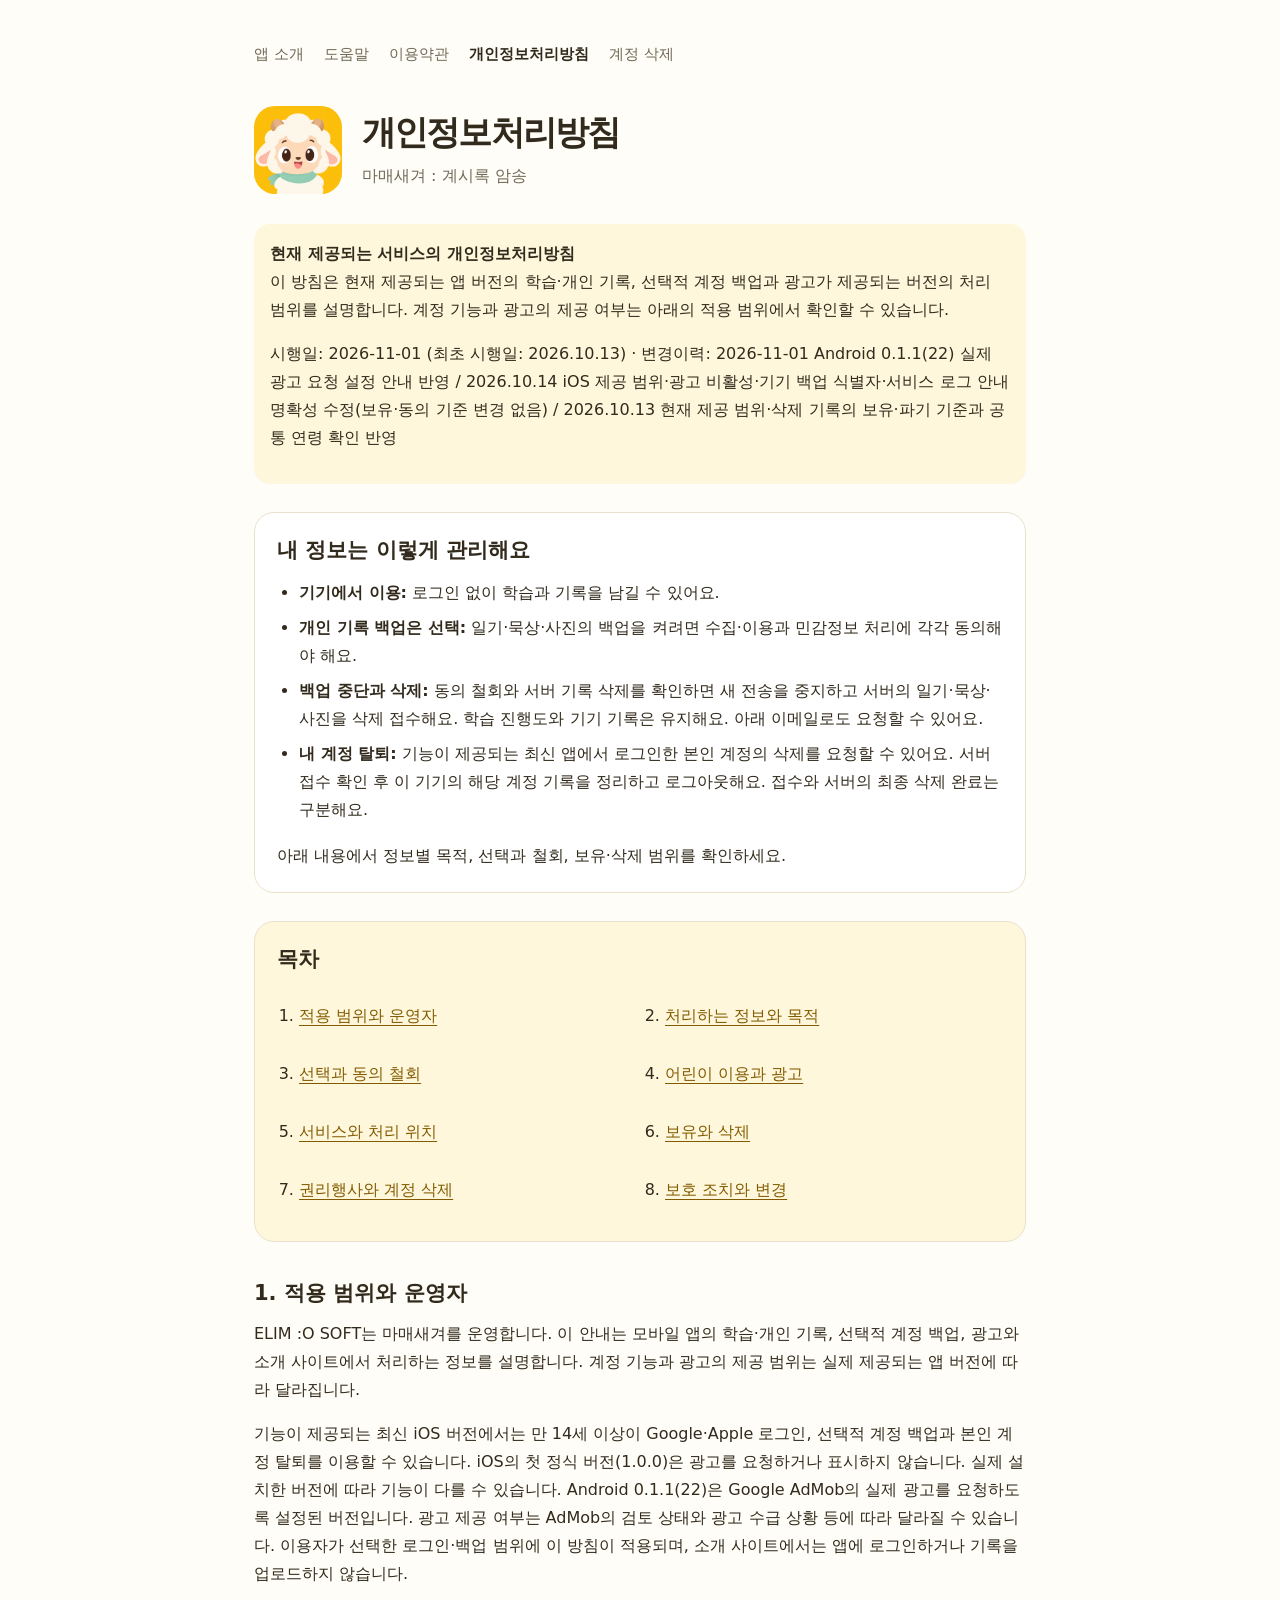
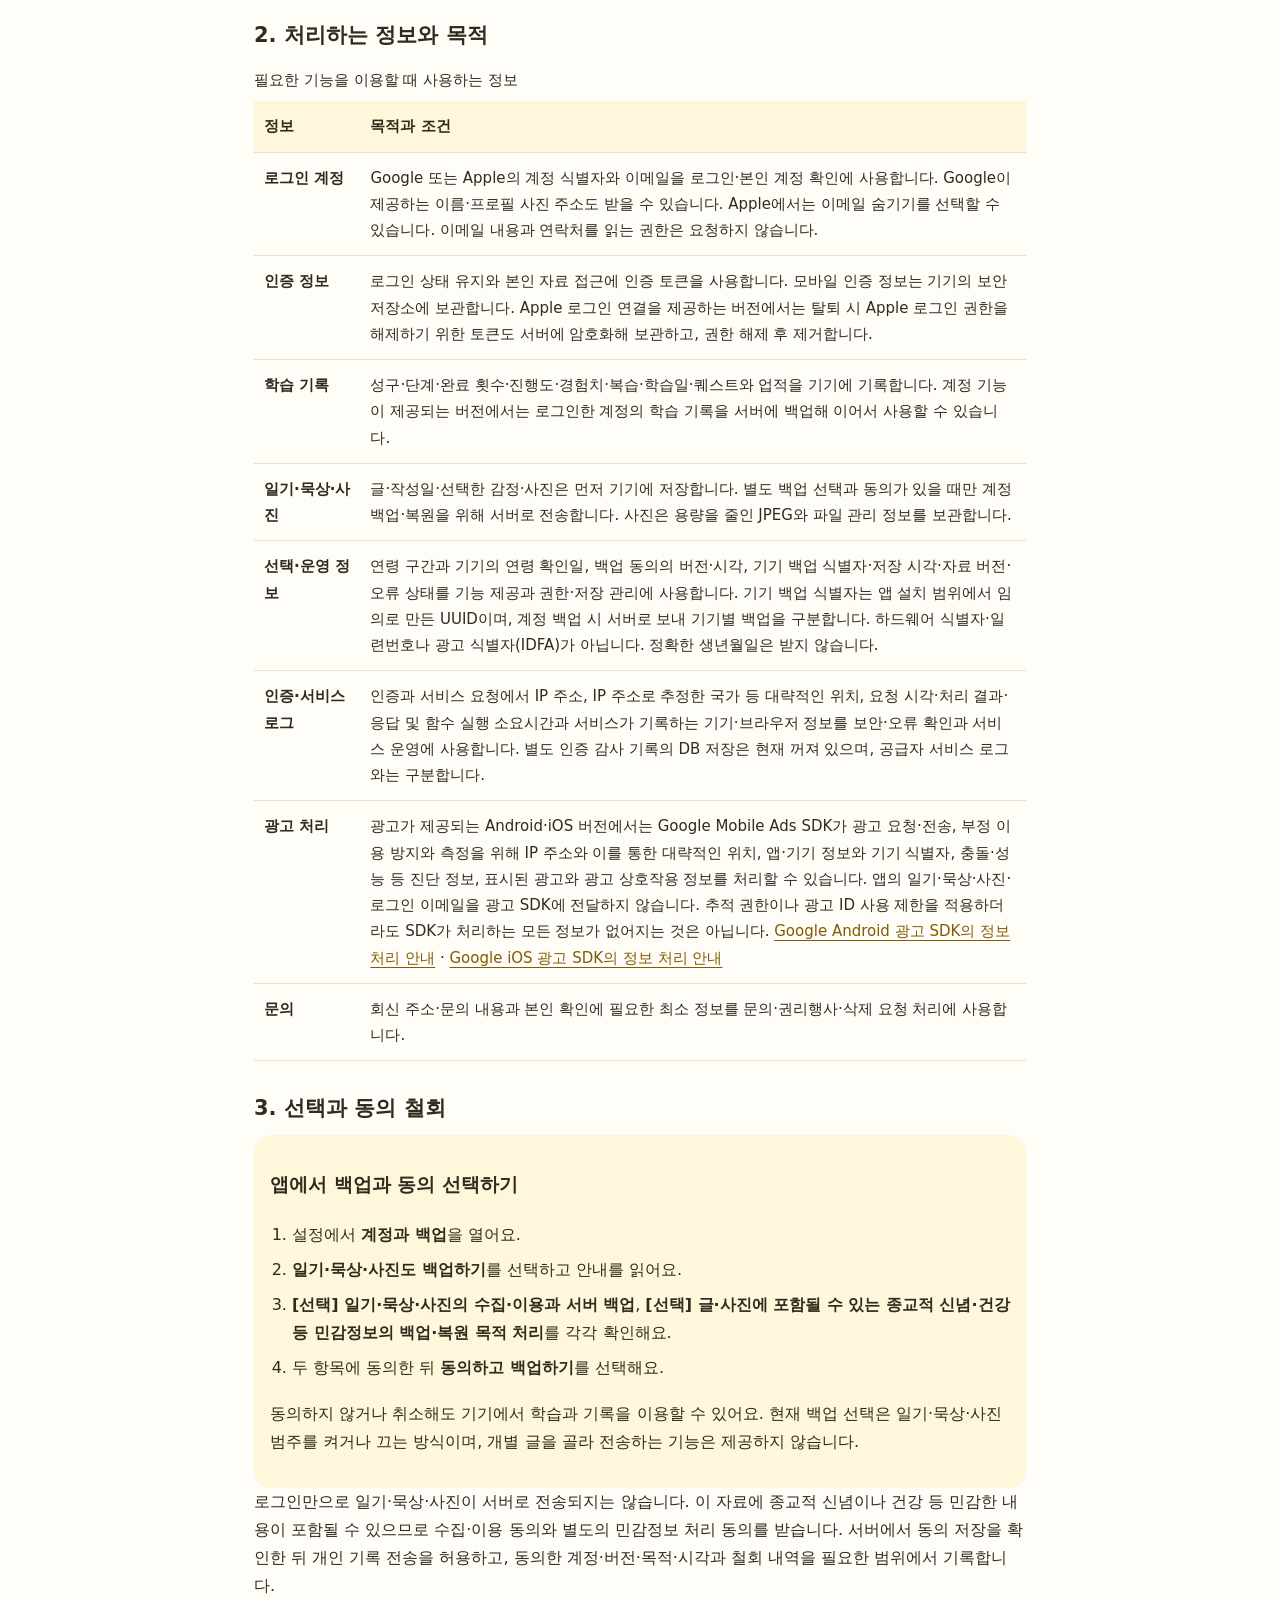
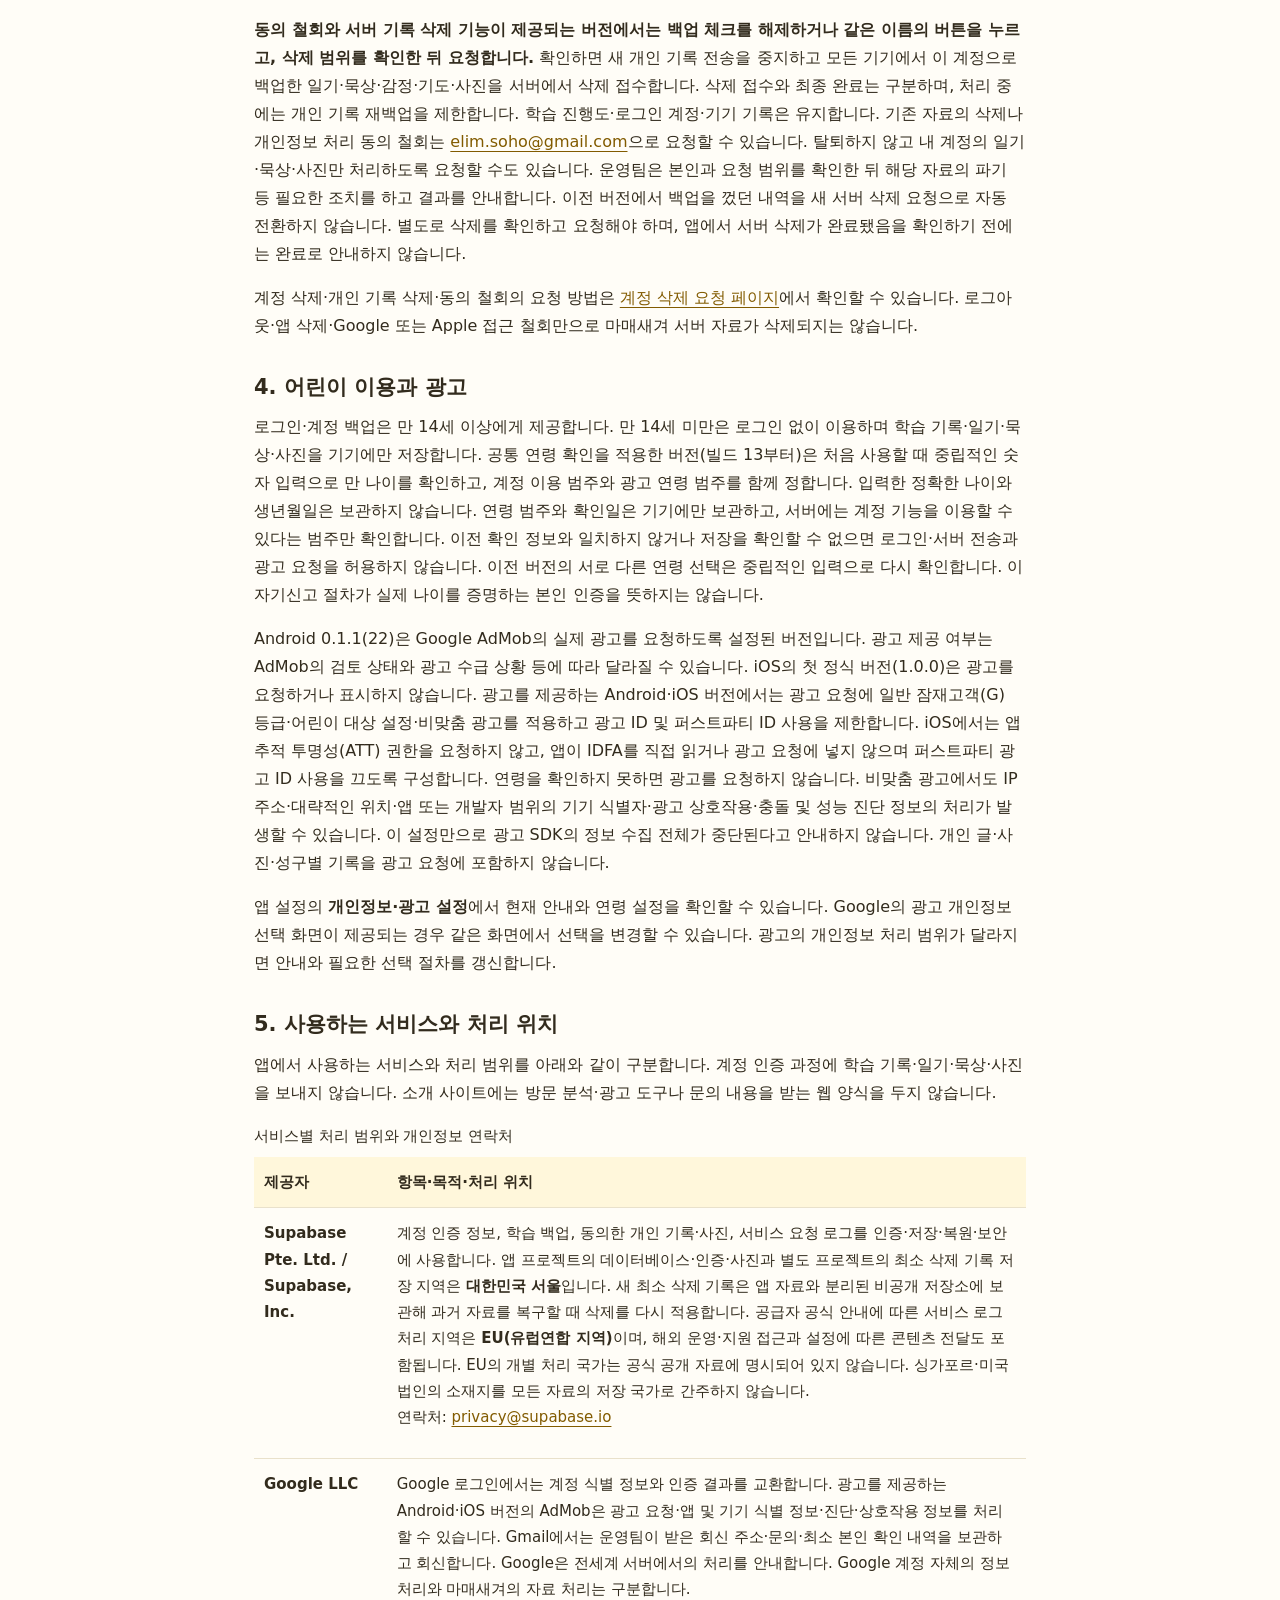
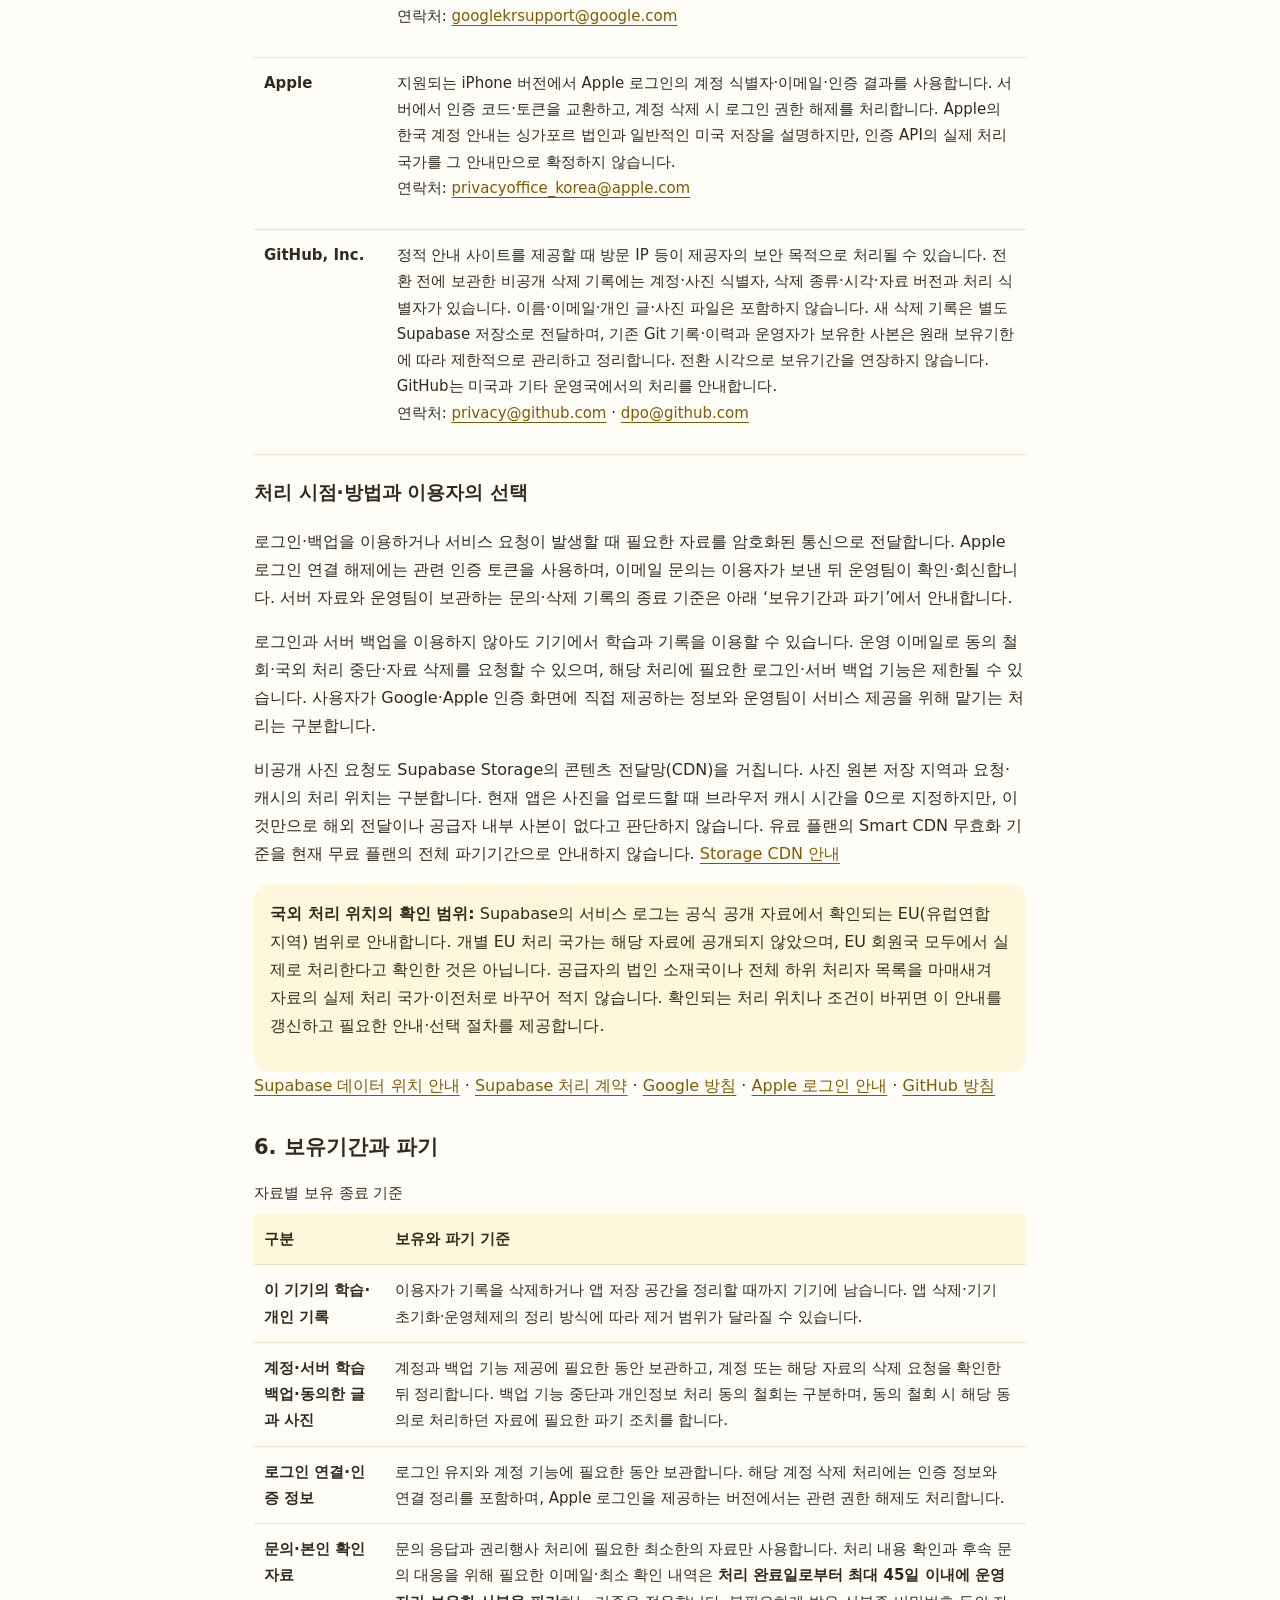
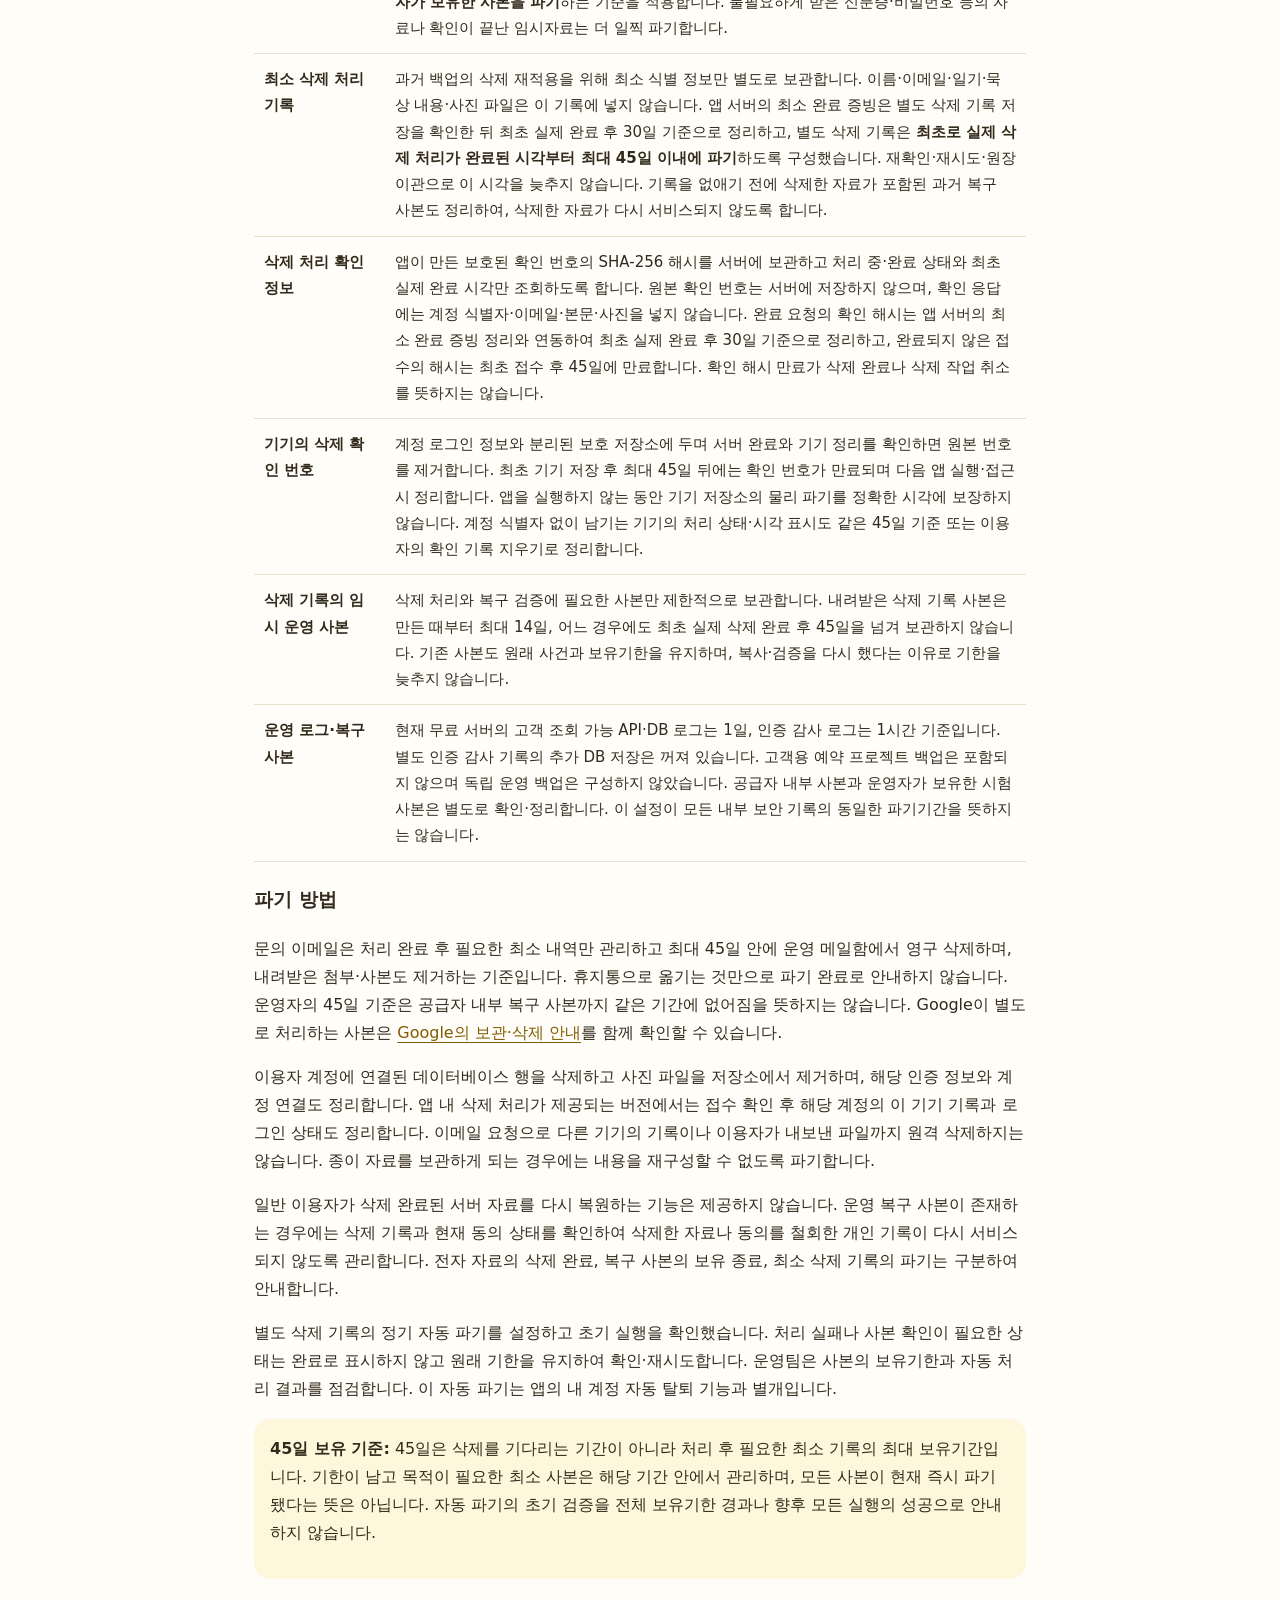
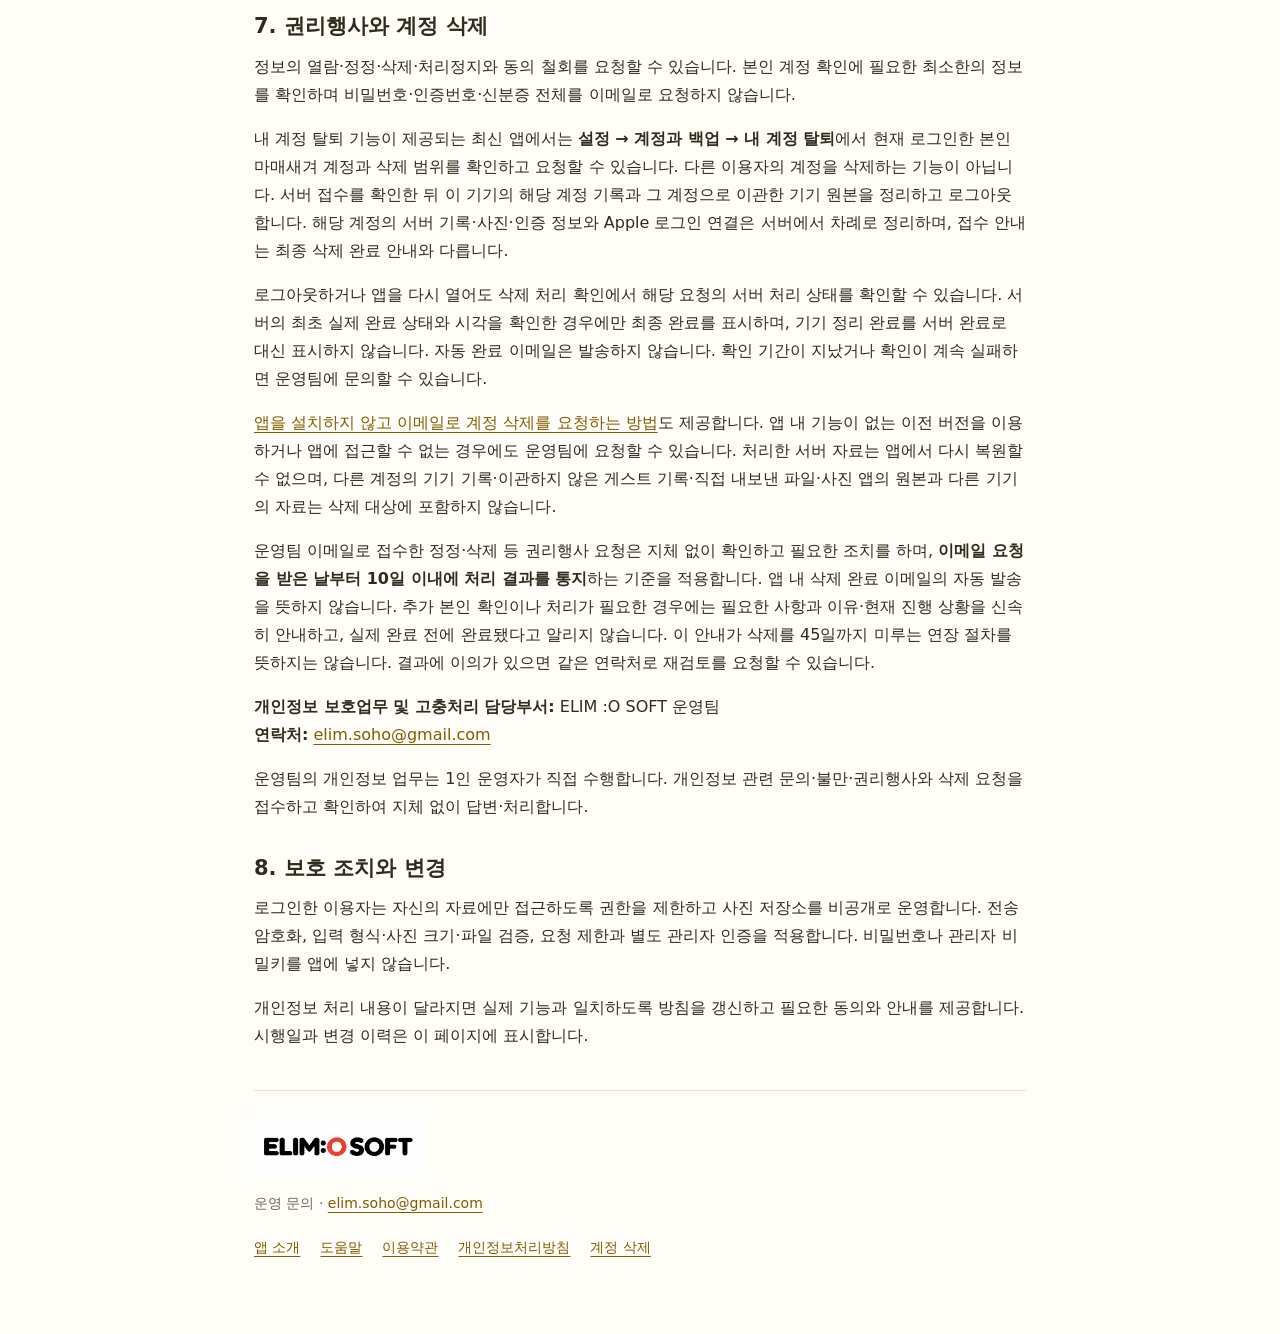
<file: privacy.html>
<!doctype html>
<html lang="ko"><head><meta charset="utf-8"><meta name="viewport" content="width=device-width,initial-scale=1"><meta name="robots" content="noindex,nofollow"><meta http-equiv="Content-Security-Policy" content="default-src &apos;none&apos;; style-src &apos;self&apos;; img-src &apos;self&apos;; base-uri &apos;none&apos;; form-action &apos;none&apos;"><title>개인정보처리방침 · 마매새겨</title><link rel="icon" type="image/png" href="assets/icon-512.png"><link rel="stylesheet" href="site.css"></head><body><main>
<a class="skip-link" href="#main-content">본문으로 이동</a>
<nav class="site-nav" aria-label="페이지 이동"><a href="index.html">앱 소개</a>
  <a href="help.html">도움말</a>
  <a href="terms.html">이용약관</a>
  <a href="privacy.html" aria-current="page">개인정보처리방침</a>
  <a href="delete-account.html">계정 삭제</a></nav>
<header id="main-content" tabindex="-1"><img src="assets/icon-512.png" alt="마맹이" width="88" height="88"><div><h1>개인정보처리방침</h1><p>마매새겨 : 계시록 암송</p></div></header>
<!-- app-policy:start -->
<aside class="note"><strong>현재 제공되는 서비스의 개인정보처리방침</strong><p>이 방침은 현재 제공되는 앱 버전의 학습·개인 기록, 선택적 계정 백업과 광고가 제공되는 버전의 처리 범위를 설명합니다. 계정 기능과 광고의 제공 여부는 아래의 적용 범위에서 확인할 수 있습니다.</p><p class="document-status">시행일: 2026-11-01 (최초 시행일: 2026.10.13) · 변경이력: 2026-11-01 Android 0.1.1(22) 실제 광고 요청 설정 안내 반영 / 2026.10.14 iOS 제공 범위·광고 비활성·기기 백업 식별자·서비스 로그 안내 명확성 수정(보유·동의 기준 변경 없음) / 2026.10.13 현재 제공 범위·삭제 기록의 보유·파기 기준과 공통 연령 확인 반영</p></aside>

<section class="overview" aria-label="개인정보 안내 요약"><h2>내 정보는 이렇게 관리해요</h2><ul><li><strong>기기에서 이용:</strong> 로그인 없이 학습과 기록을 남길 수 있어요.</li><li><strong>개인 기록 백업은 선택:</strong> 일기·묵상·사진의 백업을 켜려면 수집·이용과 민감정보 처리에 각각 동의해야 해요.</li><!-- app-account-deletion:start -->
<li><strong>백업 중단과 삭제:</strong> 동의 철회와 서버 기록 삭제를 확인하면 새 전송을 중지하고 서버의 일기·묵상·사진을 삭제 접수해요. 학습 진행도와 기기 기록은 유지해요. 아래 이메일로도 요청할 수 있어요.</li><li><strong>내 계정 탈퇴:</strong> 기능이 제공되는 최신 앱에서 로그인한 본인 계정의 삭제를 요청할 수 있어요. 서버 접수 확인 후 이 기기의 해당 계정 기록을 정리하고 로그아웃해요. 접수와 서버의 최종 삭제 완료는 구분해요.</li>
<!-- app-account-deletion:disabled -->
<!--
<li><strong>백업 중단과 삭제:</strong> 동의 철회와 서버 기록 삭제를 확인하면 새 전송을 중지하고 서버의 일기·묵상·사진을 삭제 접수해요. 학습 진행도와 기기 기록은 유지해요. 아래 이메일로도 요청할 수 있어요.</li>
-->
<!-- app-account-deletion:end --></ul><p>아래 내용에서 정보별 목적, 선택과 철회, 보유·삭제 범위를 확인하세요.</p></section>
<nav class="contents" aria-label="이 페이지 목차"><h2>목차</h2><ol><li><a href="#scope">적용 범위와 운영자</a></li><li><a href="#information">처리하는 정보와 목적</a></li><li><a href="#choices">선택과 동의 철회</a></li><li><a href="#children">어린이 이용과 광고</a></li><li><a href="#processors">서비스와 처리 위치</a></li><li><a href="#retention">보유와 삭제</a></li><li><a href="#rights">권리행사와 계정 삭제</a></li><li><a href="#security">보호 조치와 변경</a></li></ol></nav>

<section id="scope"><h2>1. 적용 범위와 운영자</h2><p>ELIM :O SOFT는 마매새겨를 운영합니다. 이 안내는 모바일 앱의 학습·개인 기록, 선택적 계정 백업, 광고와 소개 사이트에서 처리하는 정보를 설명합니다. 계정 기능과 광고의 제공 범위는 실제 제공되는 앱 버전에 따라 달라집니다.</p><p>기능이 제공되는 최신 iOS 버전에서는 만 14세 이상이 Google·Apple 로그인, 선택적 계정 백업과 본인 계정 탈퇴를 이용할 수 있습니다. iOS의 첫 정식 버전(1.0.0)은 광고를 요청하거나 표시하지 않습니다. 실제 설치한 버전에 따라 기능이 다를 수 있습니다. Android 0.1.1(22)은 Google AdMob의 실제 광고를 요청하도록 설정된 버전입니다. 광고 제공 여부는 AdMob의 검토 상태와 광고 수급 상황 등에 따라 달라질 수 있습니다. 이용자가 선택한 로그인·백업 범위에 이 방침이 적용되며, 소개 사이트에서는 앱에 로그인하거나 기록을 업로드하지 않습니다.</p></section>
<section id="information"><h2>2. 처리하는 정보와 목적</h2><div class="table-wrap"><table><caption>필요한 기능을 이용할 때 사용하는 정보</caption><thead><tr><th>정보</th><th>목적과 조건</th></tr></thead><tbody>
<tr><th>로그인 계정</th><td>Google 또는 Apple의 계정 식별자와 이메일을 로그인·본인 계정 확인에 사용합니다. Google이 제공하는 이름·프로필 사진 주소도 받을 수 있습니다. Apple에서는 이메일 숨기기를 선택할 수 있습니다. 이메일 내용과 연락처를 읽는 권한은 요청하지 않습니다.</td></tr>
<tr><th>인증 정보</th><td>로그인 상태 유지와 본인 자료 접근에 인증 토큰을 사용합니다. 모바일 인증 정보는 기기의 보안 저장소에 보관합니다. Apple 로그인 연결을 제공하는 버전에서는 탈퇴 시 Apple 로그인 권한을 해제하기 위한 토큰도 서버에 암호화해 보관하고, 권한 해제 후 제거합니다.</td></tr>
<tr><th>학습 기록</th><td>성구·단계·완료 횟수·진행도·경험치·복습·학습일·퀘스트와 업적을 기기에 기록합니다. 계정 기능이 제공되는 버전에서는 로그인한 계정의 학습 기록을 서버에 백업해 이어서 사용할 수 있습니다.</td></tr>
<tr><th>일기·묵상·사진</th><td>글·작성일·선택한 감정·사진은 먼저 기기에 저장합니다. 별도 백업 선택과 동의가 있을 때만 계정 백업·복원을 위해 서버로 전송합니다. 사진은 용량을 줄인 JPEG와 파일 관리 정보를 보관합니다.</td></tr>
<tr><th>선택·운영 정보</th><td>연령 구간과 기기의 연령 확인일, 백업 동의의 버전·시각, 기기 백업 식별자·저장 시각·자료 버전·오류 상태를 기능 제공과 권한·저장 관리에 사용합니다. 기기 백업 식별자는 앱 설치 범위에서 임의로 만든 UUID이며, 계정 백업 시 서버로 보내 기기별 백업을 구분합니다. 하드웨어 식별자·일련번호나 광고 식별자(IDFA)가 아닙니다. 정확한 생년월일은 받지 않습니다.</td></tr>
<tr><th>인증·서비스 로그</th><td>인증과 서비스 요청에서 IP 주소, IP 주소로 추정한 국가 등 대략적인 위치, 요청 시각·처리 결과·응답 및 함수 실행 소요시간과 서비스가 기록하는 기기·브라우저 정보를 보안·오류 확인과 서비스 운영에 사용합니다. 별도 인증 감사 기록의 DB 저장은 현재 꺼져 있으며, 공급자 서비스 로그와는 구분합니다.</td></tr>
<tr><th>광고 처리</th><td>광고가 제공되는 Android·iOS 버전에서는 Google Mobile Ads SDK가 광고 요청·전송, 부정 이용 방지와 측정을 위해 IP 주소와 이를 통한 대략적인 위치, 앱·기기 정보와 기기 식별자, 충돌·성능 등 진단 정보, 표시된 광고와 광고 상호작용 정보를 처리할 수 있습니다. 앱의 일기·묵상·사진·로그인 이메일을 광고 SDK에 전달하지 않습니다. 추적 권한이나 광고 ID 사용 제한을 적용하더라도 SDK가 처리하는 모든 정보가 없어지는 것은 아닙니다. <a href="https://developers.google.com/admob/android/privacy/play-data-disclosure">Google Android 광고 SDK의 정보 처리 안내</a> · <a href="https://developers.google.com/admob/ios/privacy/data-disclosure">Google iOS 광고 SDK의 정보 처리 안내</a></td></tr>
<tr><th>문의</th><td>회신 주소·문의 내용과 본인 확인에 필요한 최소 정보를 문의·권리행사·삭제 요청 처리에 사용합니다.</td></tr>
</tbody></table></div></section>
<section id="choices"><h2>3. 선택과 동의 철회</h2><div class="note"><h3>앱에서 백업과 동의 선택하기</h3><ol><li>설정에서 <strong>계정과 백업</strong>을 열어요.</li><li><strong>일기·묵상·사진도 백업하기</strong>를 선택하고 안내를 읽어요.</li><li><strong>[선택] 일기·묵상·사진의 수집·이용과 서버 백업</strong>, <strong>[선택] 글·사진에 포함될 수 있는 종교적 신념·건강 등 민감정보의 백업·복원 목적 처리</strong>를 각각 확인해요.</li><li>두 항목에 동의한 뒤 <strong>동의하고 백업하기</strong>를 선택해요.</li></ol><p>동의하지 않거나 취소해도 기기에서 학습과 기록을 이용할 수 있어요. 현재 백업 선택은 일기·묵상·사진 범주를 켜거나 끄는 방식이며, 개별 글을 골라 전송하는 기능은 제공하지 않습니다.</p></div><p>로그인만으로 일기·묵상·사진이 서버로 전송되지는 않습니다. 이 자료에 종교적 신념이나 건강 등 민감한 내용이 포함될 수 있으므로 수집·이용 동의와 별도의 민감정보 처리 동의를 받습니다. 서버에서 동의 저장을 확인한 뒤 개인 기록 전송을 허용하고, 동의한 계정·버전·목적·시각과 철회 내역을 필요한 범위에서 기록합니다.</p><p><strong>동의 철회와 서버 기록 삭제 기능이 제공되는 버전에서는 백업 체크를 해제하거나 같은 이름의 버튼을 누르고, 삭제 범위를 확인한 뒤 요청합니다.</strong> 확인하면 새 개인 기록 전송을 중지하고 모든 기기에서 이 계정으로 백업한 일기·묵상·감정·기도·사진을 서버에서 삭제 접수합니다. 삭제 접수와 최종 완료는 구분하며, 처리 중에는 개인 기록 재백업을 제한합니다. 학습 진행도·로그인 계정·기기 기록은 유지합니다. 기존 자료의 삭제나 개인정보 처리 동의 철회는 <a href="mailto:elim.soho@gmail.com">elim.soho@gmail.com</a>으로 요청할 수 있습니다. 탈퇴하지 않고 내 계정의 일기·묵상·사진만 처리하도록 요청할 수도 있습니다. 운영팀은 본인과 요청 범위를 확인한 뒤 해당 자료의 파기 등 필요한 조치를 하고 결과를 안내합니다. 이전 버전에서 백업을 껐던 내역을 새 서버 삭제 요청으로 자동 전환하지 않습니다. 별도로 삭제를 확인하고 요청해야 하며, 앱에서 서버 삭제가 완료됐음을 확인하기 전에는 완료로 안내하지 않습니다.</p><p>계정 삭제·개인 기록 삭제·동의 철회의 요청 방법은 <a href="delete-account.html">계정 삭제 요청 페이지</a>에서 확인할 수 있습니다. 로그아웃·앱 삭제·Google 또는 Apple 접근 철회만으로 마매새겨 서버 자료가 삭제되지는 않습니다.</p></section>
<section id="children"><h2>4. 어린이 이용과 광고</h2><p>로그인·계정 백업은 만 14세 이상에게 제공합니다. 만 14세 미만은 로그인 없이 이용하며 학습 기록·일기·묵상·사진을 기기에만 저장합니다. 공통 연령 확인을 적용한 버전(빌드 13부터)은 처음 사용할 때 중립적인 숫자 입력으로 만 나이를 확인하고, 계정 이용 범주와 광고 연령 범주를 함께 정합니다. 입력한 정확한 나이와 생년월일은 보관하지 않습니다. 연령 범주와 확인일은 기기에만 보관하고, 서버에는 계정 기능을 이용할 수 있다는 범주만 확인합니다. 이전 확인 정보와 일치하지 않거나 저장을 확인할 수 없으면 로그인·서버 전송과 광고 요청을 허용하지 않습니다. 이전 버전의 서로 다른 연령 선택은 중립적인 입력으로 다시 확인합니다. 이 자기신고 절차가 실제 나이를 증명하는 본인 인증을 뜻하지는 않습니다.</p><p>Android 0.1.1(22)은 Google AdMob의 실제 광고를 요청하도록 설정된 버전입니다. 광고 제공 여부는 AdMob의 검토 상태와 광고 수급 상황 등에 따라 달라질 수 있습니다. iOS의 첫 정식 버전(1.0.0)은 광고를 요청하거나 표시하지 않습니다. 광고를 제공하는 Android·iOS 버전에서는 광고 요청에 일반 잠재고객(G) 등급·어린이 대상 설정·비맞춤 광고를 적용하고 광고 ID 및 퍼스트파티 ID 사용을 제한합니다. iOS에서는 앱 추적 투명성(ATT) 권한을 요청하지 않고, 앱이 IDFA를 직접 읽거나 광고 요청에 넣지 않으며 퍼스트파티 광고 ID 사용을 끄도록 구성합니다. 연령을 확인하지 못하면 광고를 요청하지 않습니다. 비맞춤 광고에서도 IP 주소·대략적인 위치·앱 또는 개발자 범위의 기기 식별자·광고 상호작용·충돌 및 성능 진단 정보의 처리가 발생할 수 있습니다. 이 설정만으로 광고 SDK의 정보 수집 전체가 중단된다고 안내하지 않습니다. 개인 글·사진·성구별 기록을 광고 요청에 포함하지 않습니다.</p><p>앱 설정의 <strong>개인정보·광고 설정</strong>에서 현재 안내와 연령 설정을 확인할 수 있습니다. Google의 광고 개인정보 선택 화면이 제공되는 경우 같은 화면에서 선택을 변경할 수 있습니다. 광고의 개인정보 처리 범위가 달라지면 안내와 필요한 선택 절차를 갱신합니다.</p></section>
<section id="processors"><h2>5. 사용하는 서비스와 처리 위치</h2>
<p>앱에서 사용하는 서비스와 처리 범위를 아래와 같이 구분합니다. 계정 인증 과정에 학습 기록·일기·묵상·사진을 보내지 않습니다. 소개 사이트에는 방문 분석·광고 도구나 문의 내용을 받는 웹 양식을 두지 않습니다.</p>
<div class="table-wrap"><table><caption>서비스별 처리 범위와 개인정보 연락처</caption><thead><tr><th>제공자</th><th>항목·목적·처리 위치</th></tr></thead><tbody>
<tr><th>Supabase Pte. Ltd. / Supabase, Inc.</th><td>계정 인증 정보, 학습 백업, 동의한 개인 기록·사진, 서비스 요청 로그를 인증·저장·복원·보안에 사용합니다. 앱 프로젝트의 데이터베이스·인증·사진과 별도 프로젝트의 최소 삭제 기록 저장 지역은 <strong>대한민국 서울</strong>입니다. 새 최소 삭제 기록은 앱 자료와 분리된 비공개 저장소에 보관해 과거 자료를 복구할 때 삭제를 다시 적용합니다. 공급자 공식 안내에 따른 서비스 로그 처리 지역은 <strong>EU(유럽연합 지역)</strong>이며, 해외 운영·지원 접근과 설정에 따른 콘텐츠 전달도 포함됩니다. EU의 개별 처리 국가는 공식 공개 자료에 명시되어 있지 않습니다. 싱가포르·미국 법인의 소재지를 모든 자료의 저장 국가로 간주하지 않습니다.<p>연락처: <a href="mailto:privacy@supabase.io">privacy@supabase.io</a></p></td></tr>
<tr><th>Google LLC</th><td>Google 로그인에서는 계정 식별 정보와 인증 결과를 교환합니다. 광고를 제공하는 Android·iOS 버전의 AdMob은 광고 요청·앱 및 기기 식별 정보·진단·상호작용 정보를 처리할 수 있습니다. Gmail에서는 운영팀이 받은 회신 주소·문의·최소 본인 확인 내역을 보관하고 회신합니다. Google은 전세계 서버에서의 처리를 안내합니다. Google 계정 자체의 정보 처리와 마매새겨의 자료 처리는 구분합니다.<p>연락처: <a href="mailto:googlekrsupport@google.com">googlekrsupport@google.com</a></p></td></tr>
<tr><th>Apple</th><td>지원되는 iPhone 버전에서 Apple 로그인의 계정 식별자·이메일·인증 결과를 사용합니다. 서버에서 인증 코드·토큰을 교환하고, 계정 삭제 시 로그인 권한 해제를 처리합니다. Apple의 한국 계정 안내는 싱가포르 법인과 일반적인 미국 저장을 설명하지만, 인증 API의 실제 처리 국가를 그 안내만으로 확정하지 않습니다.<p>연락처: <a href="mailto:privacyoffice_korea@apple.com">privacyoffice_korea@apple.com</a></p></td></tr>
<tr><th>GitHub, Inc.</th><td>정적 안내 사이트를 제공할 때 방문 IP 등이 제공자의 보안 목적으로 처리될 수 있습니다. 전환 전에 보관한 비공개 삭제 기록에는 계정·사진 식별자, 삭제 종류·시각·자료 버전과 처리 식별자가 있습니다. 이름·이메일·개인 글·사진 파일은 포함하지 않습니다. 새 삭제 기록은 별도 Supabase 저장소로 전달하며, 기존 Git 기록·이력과 운영자가 보유한 사본은 원래 보유기한에 따라 제한적으로 관리하고 정리합니다. 전환 시각으로 보유기간을 연장하지 않습니다. GitHub는 미국과 기타 운영국에서의 처리를 안내합니다.<p>연락처: <a href="mailto:privacy@github.com">privacy@github.com</a> · <a href="mailto:dpo@github.com">dpo@github.com</a></p></td></tr>
</tbody></table></div>
<h3>처리 시점·방법과 이용자의 선택</h3><p>로그인·백업을 이용하거나 서비스 요청이 발생할 때 필요한 자료를 암호화된 통신으로 전달합니다. Apple 로그인 연결 해제에는 관련 인증 토큰을 사용하며, 이메일 문의는 이용자가 보낸 뒤 운영팀이 확인·회신합니다. 서버 자료와 운영팀이 보관하는 문의·삭제 기록의 종료 기준은 아래 ‘보유기간과 파기’에서 안내합니다.</p><p>로그인과 서버 백업을 이용하지 않아도 기기에서 학습과 기록을 이용할 수 있습니다. 운영 이메일로 동의 철회·국외 처리 중단·자료 삭제를 요청할 수 있으며, 해당 처리에 필요한 로그인·서버 백업 기능은 제한될 수 있습니다. 사용자가 Google·Apple 인증 화면에 직접 제공하는 정보와 운영팀이 서비스 제공을 위해 맡기는 처리는 구분합니다.</p>
<p>비공개 사진 요청도 Supabase Storage의 콘텐츠 전달망(CDN)을 거칩니다. 사진 원본 저장 지역과 요청·캐시의 처리 위치는 구분합니다. 현재 앱은 사진을 업로드할 때 브라우저 캐시 시간을 0으로 지정하지만, 이것만으로 해외 전달이나 공급자 내부 사본이 없다고 판단하지 않습니다. 유료 플랜의 Smart CDN 무효화 기준을 현재 무료 플랜의 전체 파기기간으로 안내하지 않습니다. <a href="https://supabase.com/docs/guides/storage/cdn/fundamentals">Storage CDN 안내</a></p>
<div class="note"><p><strong>국외 처리 위치의 확인 범위:</strong> Supabase의 서비스 로그는 공식 공개 자료에서 확인되는 EU(유럽연합 지역) 범위로 안내합니다. 개별 EU 처리 국가는 해당 자료에 공개되지 않았으며, EU 회원국 모두에서 실제로 처리한다고 확인한 것은 아닙니다. 공급자의 법인 소재국이나 전체 하위 처리자 목록을 마매새겨 자료의 실제 처리 국가·이전처로 바꾸어 적지 않습니다. 확인되는 처리 위치나 조건이 바뀌면 이 안내를 갱신하고 필요한 안내·선택 절차를 제공합니다.</p></div>
<p><a href="https://supabase.com/legal/privacy-resources/data-residency-and-transfers-faq">Supabase 데이터 위치 안내</a> · <a href="https://supabase.com/legal/customer-resources/data-processing-addendum">Supabase 처리 계약</a> · <a href="https://policies.google.com/privacy?hl=ko">Google 방침</a> · <a href="https://www.apple.com/legal/privacy/data/en/sign-in-with-apple/">Apple 로그인 안내</a> · <a href="https://docs.github.com/en/site-policy/privacy-policies/github-general-privacy-statement">GitHub 방침</a></p></section>
<section id="retention"><h2>6. 보유기간과 파기</h2>
<div class="table-wrap"><table><caption>자료별 보유 종료 기준</caption><thead><tr><th>구분</th><th>보유와 파기 기준</th></tr></thead><tbody>
<tr><th>이 기기의 학습·개인 기록</th><td>이용자가 기록을 삭제하거나 앱 저장 공간을 정리할 때까지 기기에 남습니다. 앱 삭제·기기 초기화·운영체제의 정리 방식에 따라 제거 범위가 달라질 수 있습니다.</td></tr>
<tr><th>계정·서버 학습 백업·동의한 글과 사진</th><td>계정과 백업 기능 제공에 필요한 동안 보관하고, 계정 또는 해당 자료의 삭제 요청을 확인한 뒤 정리합니다. 백업 기능 중단과 개인정보 처리 동의 철회는 구분하며, 동의 철회 시 해당 동의로 처리하던 자료에 필요한 파기 조치를 합니다.</td></tr>
<tr><th>로그인 연결·인증 정보</th><td>로그인 유지와 계정 기능에 필요한 동안 보관합니다. 해당 계정 삭제 처리에는 인증 정보와 연결 정리를 포함하며, Apple 로그인을 제공하는 버전에서는 관련 권한 해제도 처리합니다.</td></tr>
<tr><th>문의·본인 확인 자료</th><td>문의 응답과 권리행사 처리에 필요한 최소한의 자료만 사용합니다. 처리 내용 확인과 후속 문의 대응을 위해 필요한 이메일·최소 확인 내역은 <strong>처리 완료일로부터 최대 45일 이내에 운영자가 보유한 사본을 파기</strong>하는 기준을 적용합니다. 불필요하게 받은 신분증·비밀번호 등의 자료나 확인이 끝난 임시자료는 더 일찍 파기합니다.</td></tr>
<tr><th>최소 삭제 처리 기록</th><td>과거 백업의 삭제 재적용을 위해 최소 식별 정보만 별도로 보관합니다. 이름·이메일·일기·묵상 내용·사진 파일은 이 기록에 넣지 않습니다. 앱 서버의 최소 완료 증빙은 별도 삭제 기록 저장을 확인한 뒤 최초 실제 완료 후 30일 기준으로 정리하고, 별도 삭제 기록은 <strong>최초로 실제 삭제 처리가 완료된 시각부터 최대 45일 이내에 파기</strong>하도록 구성했습니다. 재확인·재시도·원장 이관으로 이 시각을 늦추지 않습니다. 기록을 없애기 전에 삭제한 자료가 포함된 과거 복구 사본도 정리하여, 삭제한 자료가 다시 서비스되지 않도록 합니다.</td></tr>
<!-- app-account-deletion:start --><tr><th>삭제 처리 확인 정보</th><td>앱이 만든 보호된 확인 번호의 SHA-256 해시를 서버에 보관하고 처리 중·완료 상태와 최초 실제 완료 시각만 조회하도록 합니다. 원본 확인 번호는 서버에 저장하지 않으며, 확인 응답에는 계정 식별자·이메일·본문·사진을 넣지 않습니다. 완료 요청의 확인 해시는 앱 서버의 최소 완료 증빙 정리와 연동하여 최초 실제 완료 후 30일 기준으로 정리하고, 완료되지 않은 접수의 해시는 최초 접수 후 45일에 만료합니다. 확인 해시 만료가 삭제 완료나 삭제 작업 취소를 뜻하지는 않습니다.</td></tr><tr><th>기기의 삭제 확인 번호</th><td>계정 로그인 정보와 분리된 보호 저장소에 두며 서버 완료와 기기 정리를 확인하면 원본 번호를 제거합니다. 최초 기기 저장 후 최대 45일 뒤에는 확인 번호가 만료되며 다음 앱 실행·접근 시 정리합니다. 앱을 실행하지 않는 동안 기기 저장소의 물리 파기를 정확한 시각에 보장하지 않습니다. 계정 식별자 없이 남기는 기기의 처리 상태·시각 표시도 같은 45일 기준 또는 이용자의 확인 기록 지우기로 정리합니다.</td></tr><!-- app-account-deletion:disabled --><!-- --><!-- app-account-deletion:end --><tr><th>삭제 기록의 임시 운영 사본</th><td>삭제 처리와 복구 검증에 필요한 사본만 제한적으로 보관합니다. 내려받은 삭제 기록 사본은 만든 때부터 최대 14일, 어느 경우에도 최초 실제 삭제 완료 후 45일을 넘겨 보관하지 않습니다. 기존 사본도 원래 사건과 보유기한을 유지하며, 복사·검증을 다시 했다는 이유로 기한을 늦추지 않습니다.</td></tr>
<tr><th>운영 로그·복구 사본</th><td>현재 무료 서버의 고객 조회 가능 API·DB 로그는 1일, 인증 감사 로그는 1시간 기준입니다. 별도 인증 감사 기록의 추가 DB 저장은 꺼져 있습니다. 고객용 예약 프로젝트 백업은 포함되지 않으며 독립 운영 백업은 구성하지 않았습니다. 공급자 내부 사본과 운영자가 보유한 시험 사본은 별도로 확인·정리합니다. 이 설정이 모든 내부 보안 기록의 동일한 파기기간을 뜻하지는 않습니다.</td></tr>
</tbody></table></div>
<h3>파기 방법</h3><p>문의 이메일은 처리 완료 후 필요한 최소 내역만 관리하고 최대 45일 안에 운영 메일함에서 영구 삭제하며, 내려받은 첨부·사본도 제거하는 기준입니다. 휴지통으로 옮기는 것만으로 파기 완료로 안내하지 않습니다. 운영자의 45일 기준은 공급자 내부 복구 사본까지 같은 기간에 없어짐을 뜻하지는 않습니다. Google이 별도로 처리하는 사본은 <a href="https://policies.google.com/technologies/retention?hl=ko">Google의 보관·삭제 안내</a>를 함께 확인할 수 있습니다.</p><p>이용자 계정에 연결된 데이터베이스 행을 삭제하고 사진 파일을 저장소에서 제거하며, 해당 인증 정보와 계정 연결도 정리합니다. 앱 내 삭제 처리가 제공되는 버전에서는 접수 확인 후 해당 계정의 이 기기 기록과 로그인 상태도 정리합니다. 이메일 요청으로 다른 기기의 기록이나 이용자가 내보낸 파일까지 원격 삭제하지는 않습니다. 종이 자료를 보관하게 되는 경우에는 내용을 재구성할 수 없도록 파기합니다.</p>
<p>일반 이용자가 삭제 완료된 서버 자료를 다시 복원하는 기능은 제공하지 않습니다. 운영 복구 사본이 존재하는 경우에는 삭제 기록과 현재 동의 상태를 확인하여 삭제한 자료나 동의를 철회한 개인 기록이 다시 서비스되지 않도록 관리합니다. 전자 자료의 삭제 완료, 복구 사본의 보유 종료, 최소 삭제 기록의 파기는 구분하여 안내합니다.</p><p>별도 삭제 기록의 정기 자동 파기를 설정하고 초기 실행을 확인했습니다. 처리 실패나 사본 확인이 필요한 상태는 완료로 표시하지 않고 원래 기한을 유지하여 확인·재시도합니다. 운영팀은 사본의 보유기한과 자동 처리 결과를 점검합니다. 이 자동 파기는 앱의 내 계정 자동 탈퇴 기능과 별개입니다.</p><div class="note"><p><strong>45일 보유 기준:</strong> 45일은 삭제를 기다리는 기간이 아니라 처리 후 필요한 최소 기록의 최대 보유기간입니다. 기한이 남고 목적이 필요한 최소 사본은 해당 기간 안에서 관리하며, 모든 사본이 현재 즉시 파기됐다는 뜻은 아닙니다. 자동 파기의 초기 검증을 전체 보유기한 경과나 향후 모든 실행의 성공으로 안내하지 않습니다.</p></div></section>
<section id="rights"><h2>7. 권리행사와 계정 삭제</h2><p>정보의 열람·정정·삭제·처리정지와 동의 철회를 요청할 수 있습니다. 본인 계정 확인에 필요한 최소한의 정보를 확인하며 비밀번호·인증번호·신분증 전체를 이메일로 요청하지 않습니다.</p><!-- app-account-deletion:start -->
<p>내 계정 탈퇴 기능이 제공되는 최신 앱에서는 <strong>설정 → 계정과 백업 → 내 계정 탈퇴</strong>에서 현재 로그인한 본인 마매새겨 계정과 삭제 범위를 확인하고 요청할 수 있습니다. 다른 이용자의 계정을 삭제하는 기능이 아닙니다. 서버 접수를 확인한 뒤 이 기기의 해당 계정 기록과 그 계정으로 이관한 기기 원본을 정리하고 로그아웃합니다. 해당 계정의 서버 기록·사진·인증 정보와 Apple 로그인 연결은 서버에서 차례로 정리하며, 접수 안내는 최종 삭제 완료 안내와 다릅니다.</p><p>로그아웃하거나 앱을 다시 열어도 삭제 처리 확인에서 해당 요청의 서버 처리 상태를 확인할 수 있습니다. 서버의 최초 실제 완료 상태와 시각을 확인한 경우에만 최종 완료를 표시하며, 기기 정리 완료를 서버 완료로 대신 표시하지 않습니다. 자동 완료 이메일은 발송하지 않습니다. 확인 기간이 지났거나 확인이 계속 실패하면 운영팀에 문의할 수 있습니다.</p><p><a href="delete-account.html">앱을 설치하지 않고 이메일로 계정 삭제를 요청하는 방법</a>도 제공합니다. 앱 내 기능이 없는 이전 버전을 이용하거나 앱에 접근할 수 없는 경우에도 운영팀에 요청할 수 있습니다. 처리한 서버 자료는 앱에서 다시 복원할 수 없으며, 다른 계정의 기기 기록·이관하지 않은 게스트 기록·직접 내보낸 파일·사진 앱의 원본과 다른 기기의 자료는 삭제 대상에 포함하지 않습니다.</p>
<!-- app-account-deletion:disabled -->
<!--
<p><a href="delete-account.html">앱을 설치하지 않고 계정 삭제 요청하는 방법</a>도 제공합니다. 현재 앱의 내 계정 자동 탈퇴 기능은 활성화하지 않았습니다. 내 계정 탈퇴는 운영팀 이메일로 요청할 수 있으며, 본인 계정과 이 계정에 연결된 기록의 삭제 범위를 확인한 뒤 처리합니다.</p>
-->
<!-- app-account-deletion:end --><p>운영팀 이메일로 접수한 정정·삭제 등 권리행사 요청은 지체 없이 확인하고 필요한 조치를 하며, <strong>이메일 요청을 받은 날부터 10일 이내에 처리 결과를 통지</strong>하는 기준을 적용합니다. 앱 내 삭제 완료 이메일의 자동 발송을 뜻하지 않습니다. 추가 본인 확인이나 처리가 필요한 경우에는 필요한 사항과 이유·현재 진행 상황을 신속히 안내하고, 실제 완료 전에 완료됐다고 알리지 않습니다. 이 안내가 삭제를 45일까지 미루는 연장 절차를 뜻하지는 않습니다. 결과에 이의가 있으면 같은 연락처로 재검토를 요청할 수 있습니다.</p><p><strong>개인정보 보호업무 및 고충처리 담당부서:</strong> ELIM :O SOFT 운영팀<br><strong>연락처:</strong> <a href="mailto:elim.soho@gmail.com">elim.soho@gmail.com</a></p><p>운영팀의 개인정보 업무는 1인 운영자가 직접 수행합니다. 개인정보 관련 문의·불만·권리행사와 삭제 요청을 접수하고 확인하여 지체 없이 답변·처리합니다.</p></section>
<section id="security"><h2>8. 보호 조치와 변경</h2><p>로그인한 이용자는 자신의 자료에만 접근하도록 권한을 제한하고 사진 저장소를 비공개로 운영합니다. 전송 암호화, 입력 형식·사진 크기·파일 검증, 요청 제한과 별도 관리자 인증을 적용합니다. 비밀번호나 관리자 비밀키를 앱에 넣지 않습니다.</p><p>개인정보 처리 내용이 달라지면 실제 기능과 일치하도록 방침을 갱신하고 필요한 동의와 안내를 제공합니다. 시행일과 변경 이력은 이 페이지에 표시합니다.</p></section>

<!-- app-policy:end -->

<footer>
  <img class="operator-logo" src="assets/elim-o-soft-logo.png" alt="ELIM :O SOFT" width="176" height="56">
  <p>운영 문의 · <a href="mailto:elim.soho@gmail.com">elim.soho@gmail.com</a></p>
  <nav aria-label="하단 페이지 이동"><a href="index.html">앱 소개</a>
    <a href="help.html">도움말</a>
    <a href="terms.html">이용약관</a>
    <a href="privacy.html">개인정보처리방침</a>
    <a href="delete-account.html">계정 삭제</a></nav>
</footer></main></body></html>
</file>
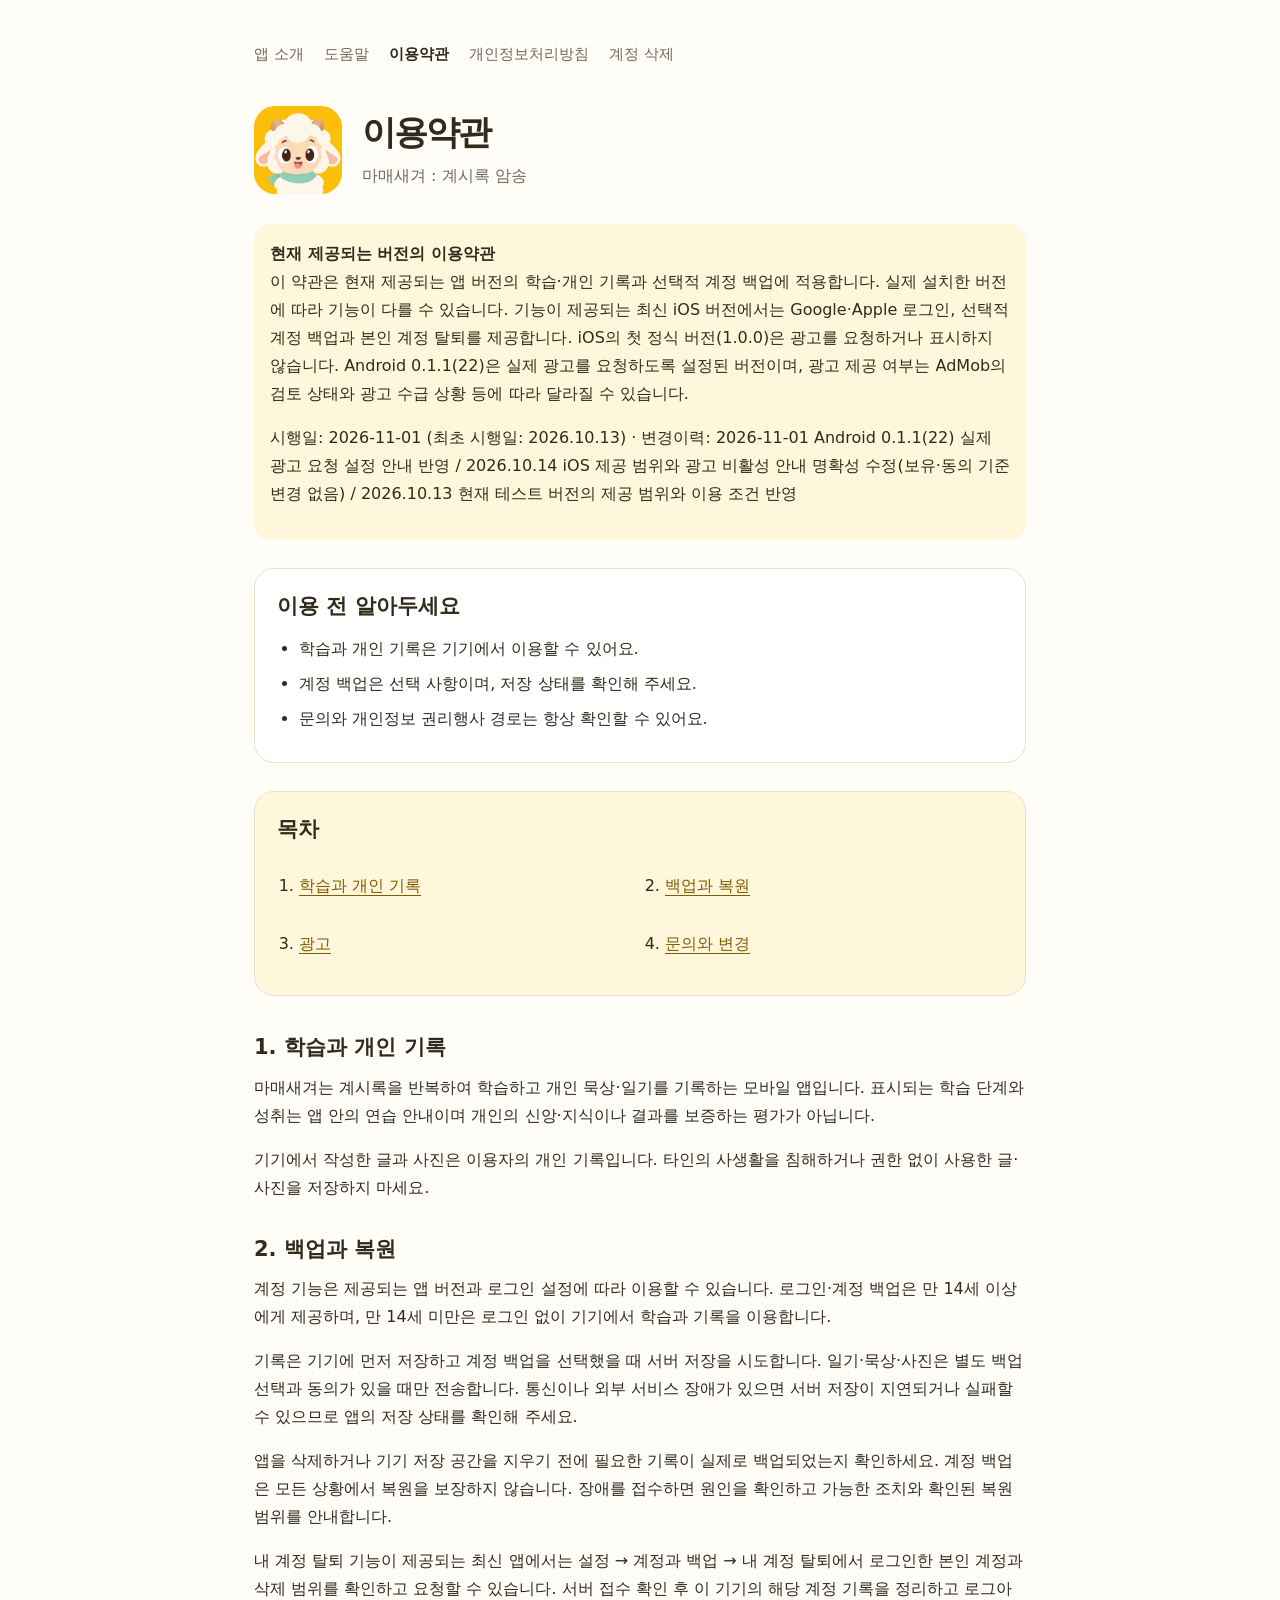
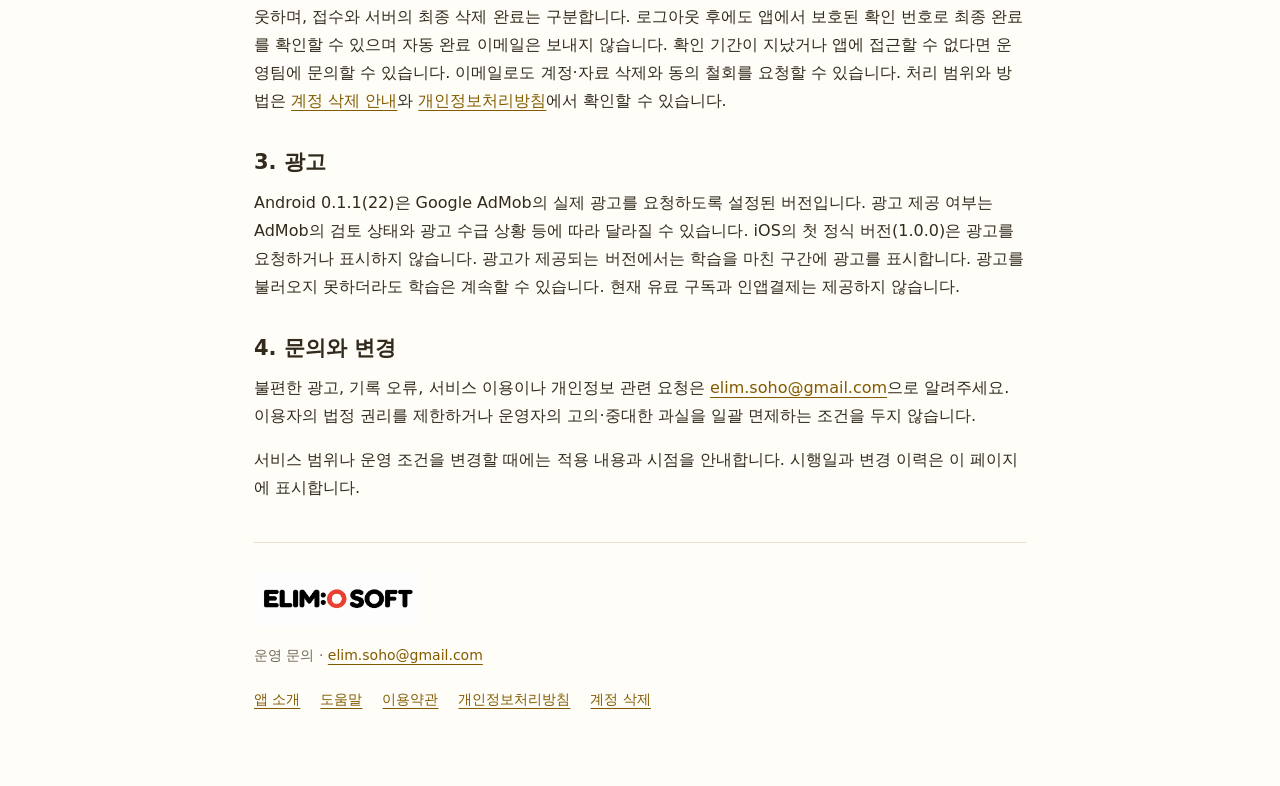
<file: terms.html>
<!doctype html>
<html lang="ko"><head><meta charset="utf-8"><meta name="viewport" content="width=device-width,initial-scale=1"><meta name="robots" content="noindex,nofollow"><meta http-equiv="Content-Security-Policy" content="default-src &apos;none&apos;; style-src &apos;self&apos;; img-src &apos;self&apos;; base-uri &apos;none&apos;; form-action &apos;none&apos;"><title>이용약관 · 마매새겨</title><link rel="icon" type="image/png" href="assets/icon-512.png"><link rel="stylesheet" href="site.css"></head><body><main>
<a class="skip-link" href="#main-content">본문으로 이동</a>
<nav class="site-nav" aria-label="페이지 이동"><a href="index.html">앱 소개</a>
  <a href="help.html">도움말</a>
  <a href="terms.html" aria-current="page">이용약관</a>
  <a href="privacy.html">개인정보처리방침</a>
  <a href="delete-account.html">계정 삭제</a></nav>
<header id="main-content" tabindex="-1"><img src="assets/icon-512.png" alt="마맹이" width="88" height="88"><div><h1>이용약관</h1><p>마매새겨 : 계시록 암송</p></div></header>
<!-- app-policy:start -->
<aside class="note"><strong>현재 제공되는 버전의 이용약관</strong><p>이 약관은 현재 제공되는 앱 버전의 학습·개인 기록과 선택적 계정 백업에 적용합니다. 실제 설치한 버전에 따라 기능이 다를 수 있습니다. 기능이 제공되는 최신 iOS 버전에서는 Google·Apple 로그인, 선택적 계정 백업과 본인 계정 탈퇴를 제공합니다. iOS의 첫 정식 버전(1.0.0)은 광고를 요청하거나 표시하지 않습니다. Android 0.1.1(22)은 실제 광고를 요청하도록 설정된 버전이며, 광고 제공 여부는 AdMob의 검토 상태와 광고 수급 상황 등에 따라 달라질 수 있습니다.</p><p class="document-status">시행일: 2026-11-01 (최초 시행일: 2026.10.13) · 변경이력: 2026-11-01 Android 0.1.1(22) 실제 광고 요청 설정 안내 반영 / 2026.10.14 iOS 제공 범위와 광고 비활성 안내 명확성 수정(보유·동의 기준 변경 없음) / 2026.10.13 현재 테스트 버전의 제공 범위와 이용 조건 반영</p></aside>

<section class="overview" aria-label="이용 조건 요약"><h2>이용 전 알아두세요</h2><ul><li>학습과 개인 기록은 기기에서 이용할 수 있어요.</li><li>계정 백업은 선택 사항이며, 저장 상태를 확인해 주세요.</li><li>문의와 개인정보 권리행사 경로는 항상 확인할 수 있어요.</li></ul></section>
<nav class="contents" aria-label="이 페이지 목차"><h2>목차</h2><ol><li><a href="#learning">학습과 개인 기록</a></li><li><a href="#backup">백업과 복원</a></li><li><a href="#ads">광고</a></li><li><a href="#changes">문의와 변경</a></li></ol></nav>

<section id="learning"><h2>1. 학습과 개인 기록</h2><p>마매새겨는 계시록을 반복하여 학습하고 개인 묵상·일기를 기록하는 모바일 앱입니다. 표시되는 학습 단계와 성취는 앱 안의 연습 안내이며 개인의 신앙·지식이나 결과를 보증하는 평가가 아닙니다.</p><p>기기에서 작성한 글과 사진은 이용자의 개인 기록입니다. 타인의 사생활을 침해하거나 권한 없이 사용한 글·사진을 저장하지 마세요.</p></section>
<section id="backup"><h2>2. 백업과 복원</h2><p>계정 기능은 제공되는 앱 버전과 로그인 설정에 따라 이용할 수 있습니다. 로그인·계정 백업은 만 14세 이상에게 제공하며, 만 14세 미만은 로그인 없이 기기에서 학습과 기록을 이용합니다.</p><p>기록은 기기에 먼저 저장하고 계정 백업을 선택했을 때 서버 저장을 시도합니다. 일기·묵상·사진은 별도 백업 선택과 동의가 있을 때만 전송합니다. 통신이나 외부 서비스 장애가 있으면 서버 저장이 지연되거나 실패할 수 있으므로 앱의 저장 상태를 확인해 주세요.</p><p>앱을 삭제하거나 기기 저장 공간을 지우기 전에 필요한 기록이 실제로 백업되었는지 확인하세요. 계정 백업은 모든 상황에서 복원을 보장하지 않습니다. 장애를 접수하면 원인을 확인하고 가능한 조치와 확인된 복원 범위를 안내합니다.</p><!-- app-account-deletion:start -->
<p>내 계정 탈퇴 기능이 제공되는 최신 앱에서는 설정 → 계정과 백업 → 내 계정 탈퇴에서 로그인한 본인 계정과 삭제 범위를 확인하고 요청할 수 있습니다. 서버 접수 확인 후 이 기기의 해당 계정 기록을 정리하고 로그아웃하며, 접수와 서버의 최종 삭제 완료는 구분합니다. 로그아웃 후에도 앱에서 보호된 확인 번호로 최종 완료를 확인할 수 있으며 자동 완료 이메일은 보내지 않습니다. 확인 기간이 지났거나 앱에 접근할 수 없다면 운영팀에 문의할 수 있습니다. 이메일로도 계정·자료 삭제와 동의 철회를 요청할 수 있습니다. 처리 범위와 방법은 <a href="delete-account.html">계정 삭제 안내</a>와 <a href="privacy.html">개인정보처리방침</a>에서 확인할 수 있습니다.</p>
<!-- app-account-deletion:disabled -->
<!--
<p>현재 앱의 내 계정 자동 탈퇴 기능은 활성화하지 않았습니다. 이메일로 계정·자료 삭제와 동의 철회를 요청할 수 있으며, 처리 범위와 방법은 <a href="delete-account.html">계정 삭제 안내</a>와 <a href="privacy.html">개인정보처리방침</a>에서 확인할 수 있습니다.</p>
-->
<!-- app-account-deletion:end --></section>
<section id="ads"><h2>3. 광고</h2><p>Android 0.1.1(22)은 Google AdMob의 실제 광고를 요청하도록 설정된 버전입니다. 광고 제공 여부는 AdMob의 검토 상태와 광고 수급 상황 등에 따라 달라질 수 있습니다. iOS의 첫 정식 버전(1.0.0)은 광고를 요청하거나 표시하지 않습니다. 광고가 제공되는 버전에서는 학습을 마친 구간에 광고를 표시합니다. 광고를 불러오지 못하더라도 학습은 계속할 수 있습니다. 현재 유료 구독과 인앱결제는 제공하지 않습니다.</p></section>
<section id="changes"><h2>4. 문의와 변경</h2><p>불편한 광고, 기록 오류, 서비스 이용이나 개인정보 관련 요청은 <a href="mailto:elim.soho@gmail.com">elim.soho@gmail.com</a>으로 알려주세요. 이용자의 법정 권리를 제한하거나 운영자의 고의·중대한 과실을 일괄 면제하는 조건을 두지 않습니다.</p><p>서비스 범위나 운영 조건을 변경할 때에는 적용 내용과 시점을 안내합니다. 시행일과 변경 이력은 이 페이지에 표시합니다.</p></section>

<!-- app-policy:end -->

<footer>
  <img class="operator-logo" src="assets/elim-o-soft-logo.png" alt="ELIM :O SOFT" width="176" height="56">
  <p>운영 문의 · <a href="mailto:elim.soho@gmail.com">elim.soho@gmail.com</a></p>
  <nav aria-label="하단 페이지 이동"><a href="index.html">앱 소개</a>
    <a href="help.html">도움말</a>
    <a href="terms.html">이용약관</a>
    <a href="privacy.html">개인정보처리방침</a>
    <a href="delete-account.html">계정 삭제</a></nav>
</footer></main></body></html>
</file>
<file: site.css>
:root{color-scheme:light;--ink:#322b1d;--muted:#716958;--gold:#ffbb16;--line:#e9e1cb;--paper:#fffdf7;--cream:#fff7db}
*{box-sizing:border-box}html{scroll-padding-top:24px}
body{margin:0;background:var(--paper);color:var(--ink);font-family:system-ui,-apple-system,"Apple SD Gothic Neo","Noto Sans KR",sans-serif;line-height:1.75;overflow-wrap:anywhere}
main{max-width:820px;margin:auto;padding:32px 24px 64px}
a{color:#825b00;text-underline-offset:4px}
a:focus-visible,summary:focus-visible{outline:3px solid var(--gold);outline-offset:4px;border-radius:4px}
.skip-link{position:absolute;top:-80px;padding:10px 16px;background:#fff;border:2px solid var(--gold);z-index:2}.skip-link:focus{top:12px}
.site-nav,footer nav{display:flex;flex-wrap:wrap;column-gap:20px;row-gap:4px}
.site-nav a,footer nav a{min-height:44px;display:inline-flex;align-items:center}
.site-nav a{font-size:15px;text-decoration:none;color:var(--muted)}.site-nav a[aria-current="page"]{color:var(--ink);font-weight:750}
header{display:flex;align-items:center;gap:20px;margin:30px 0}header img{width:88px;height:88px;flex-shrink:0;border-radius:21px}
h1{font-size:34px;letter-spacing:-.055em;line-height:1.35;margin:0}header p{margin:7px 0 0;color:var(--muted)}
h2{font-size:21px;line-height:1.5;margin:32px 0 10px}p{margin:0 0 16px}ul,ol{padding-left:22px;margin:0 0 18px}li{margin:7px 0}
section{margin:28px 0;scroll-margin-top:24px}.lead{font-size:29px;line-height:1.55;font-weight:750;letter-spacing:-.04em}
.review,.overview,.contents,.faq-group{border:1px solid var(--line);border-radius:20px;overflow:hidden}
.review{background:var(--cream);padding:20px}.review p{margin:8px 0 0;font-size:14px}.review .document-status{font-weight:650;color:var(--muted)}
.overview{background:#fff;padding:22px}.overview h2,.contents h2{margin:0 0 12px}.overview p:last-child,.overview ul:last-child{margin-bottom:0}
.contents{padding:22px;background:var(--cream);margin:28px 0 36px}.contents ol{display:grid;grid-template-columns:1fr 1fr;column-gap:28px;margin-bottom:0}.contents a{display:inline-flex;align-items:center;min-height:44px}
.muted{color:var(--muted)}.table-wrap{overflow-x:auto;margin:16px 0 22px}table{width:100%;border-collapse:collapse;font-size:15px}
th,td{text-align:left;vertical-align:top;border-bottom:1px solid var(--line);padding:12px 10px}thead th{background:var(--cream);font-weight:700}tbody th{background:transparent;min-width:100px}caption{text-align:left;margin-bottom:8px}
.actions{display:flex;flex-wrap:wrap;gap:12px}.actions a{display:inline-flex;align-items:center;min-height:48px;padding:10px 16px;background:#fff1c5;border:1px solid var(--line);border-radius:12px;text-decoration:none;font-weight:700}
.note{padding:16px;background:var(--cream);border-radius:16px}.faq-group{background:#fff;margin:20px 0 32px}.faq-group>h2{margin:0;padding:20px 22px;font-size:19px;background:var(--cream)}
.faq-group details{border-top:1px solid var(--line)}.faq-group summary{list-style:none;padding:20px 48px 20px 22px;font-weight:700;cursor:pointer;position:relative}.faq-group summary::-webkit-details-marker{display:none}
.faq-group summary::after{content:"";position:absolute;right:24px;top:25px;width:9px;height:9px;border-right:2px solid var(--muted);border-bottom:2px solid var(--muted);transform:rotate(45deg)}.faq-group details[open] summary::after{top:29px;transform:rotate(225deg)}
.faq-answer{padding:0 22px 20px}.faq-answer p:last-child,.faq-answer ul:last-child{margin-bottom:0}
footer{margin-top:40px;padding-top:28px;border-top:1px solid var(--line);font-size:14px;color:var(--muted)}.operator-logo{display:block;width:176px;height:56px;object-fit:contain;object-position:left center;margin-bottom:16px}footer p{margin-bottom:10px}code{overflow-wrap:anywhere}
@media(max-width:480px){main{padding:24px 20px 44px}.site-nav{column-gap:15px}.site-nav a{font-size:14px}header{gap:15px;margin:24px 0}header img{width:68px;height:68px;border-radius:17px}h1{font-size:28px}.lead{font-size:25px}.review,.overview,.contents{padding:17px}.contents ol{grid-template-columns:1fr}th,td{padding:10px 8px;font-size:14px}.faq-group>h2{padding:17px}.faq-group summary{padding:18px 42px 18px 17px}.faq-group summary::after{right:20px;top:24px}.faq-answer{padding:0 17px 18px}}
</file>
